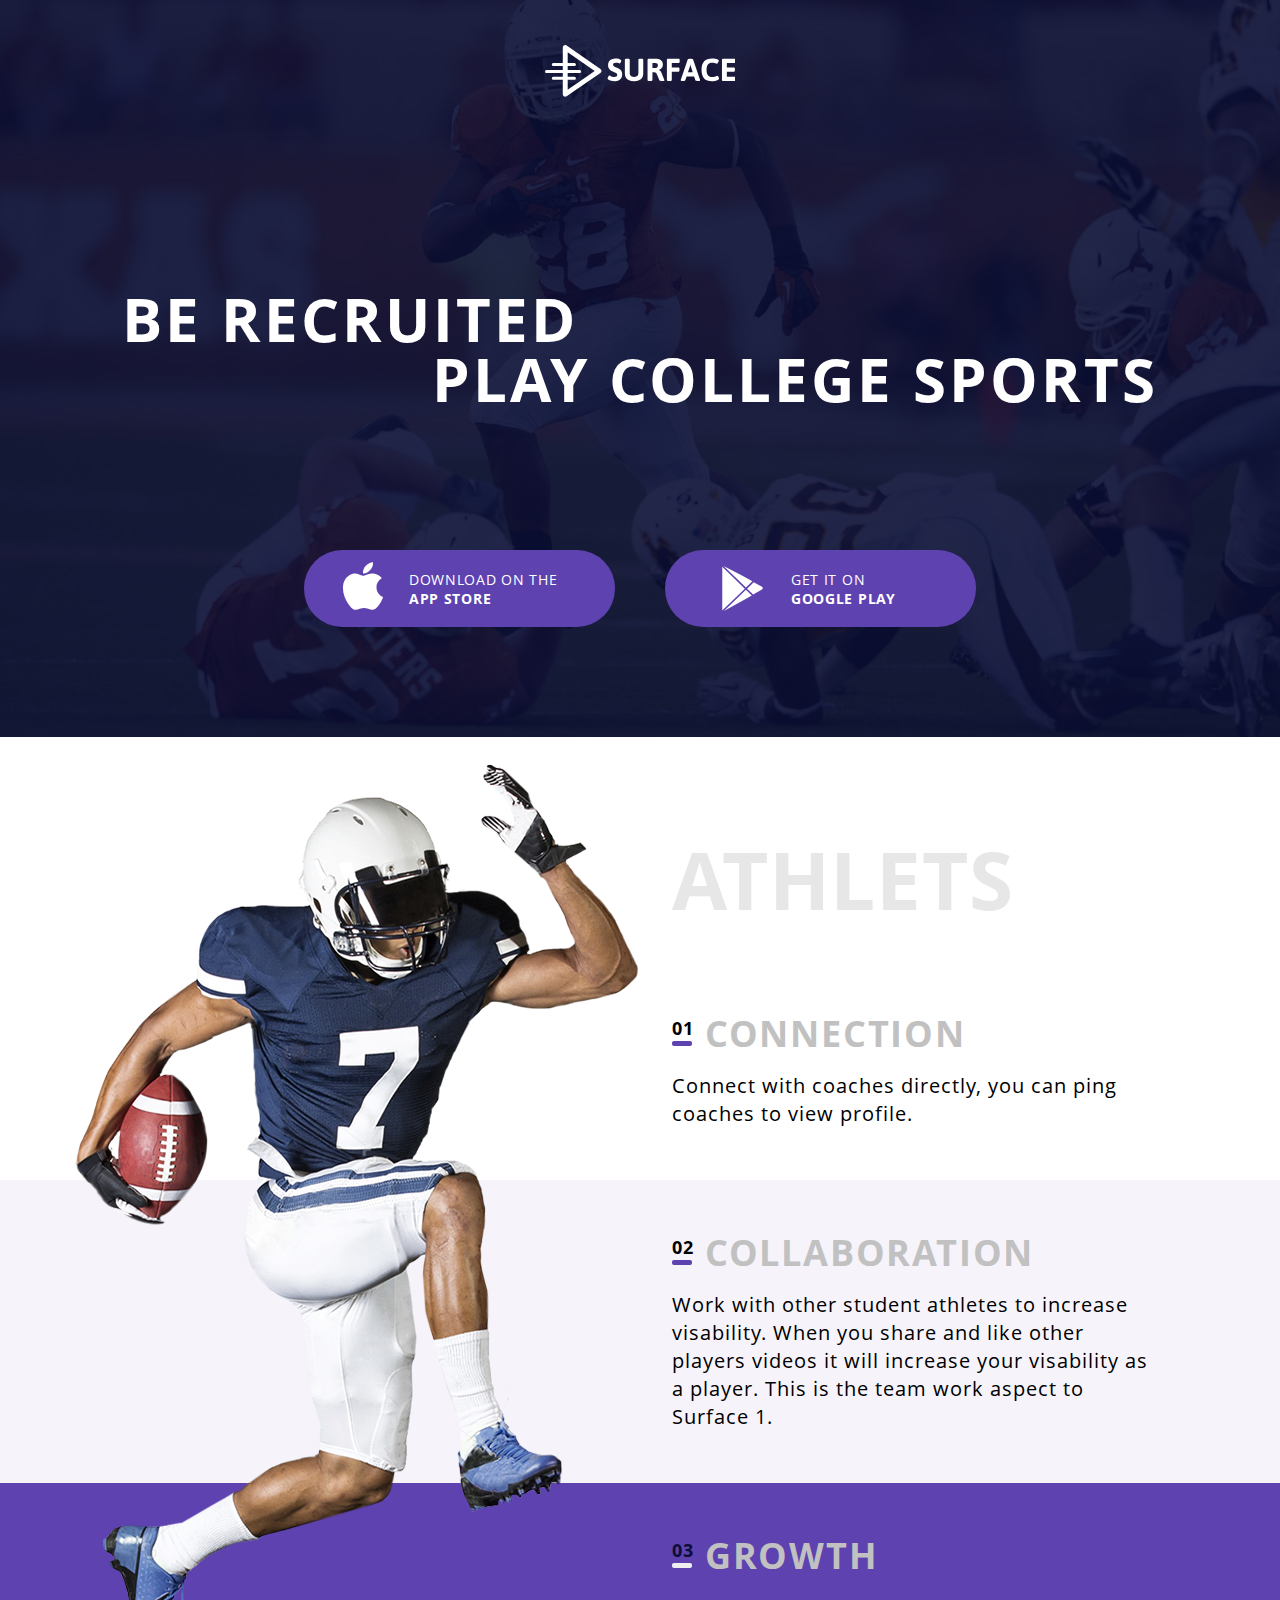
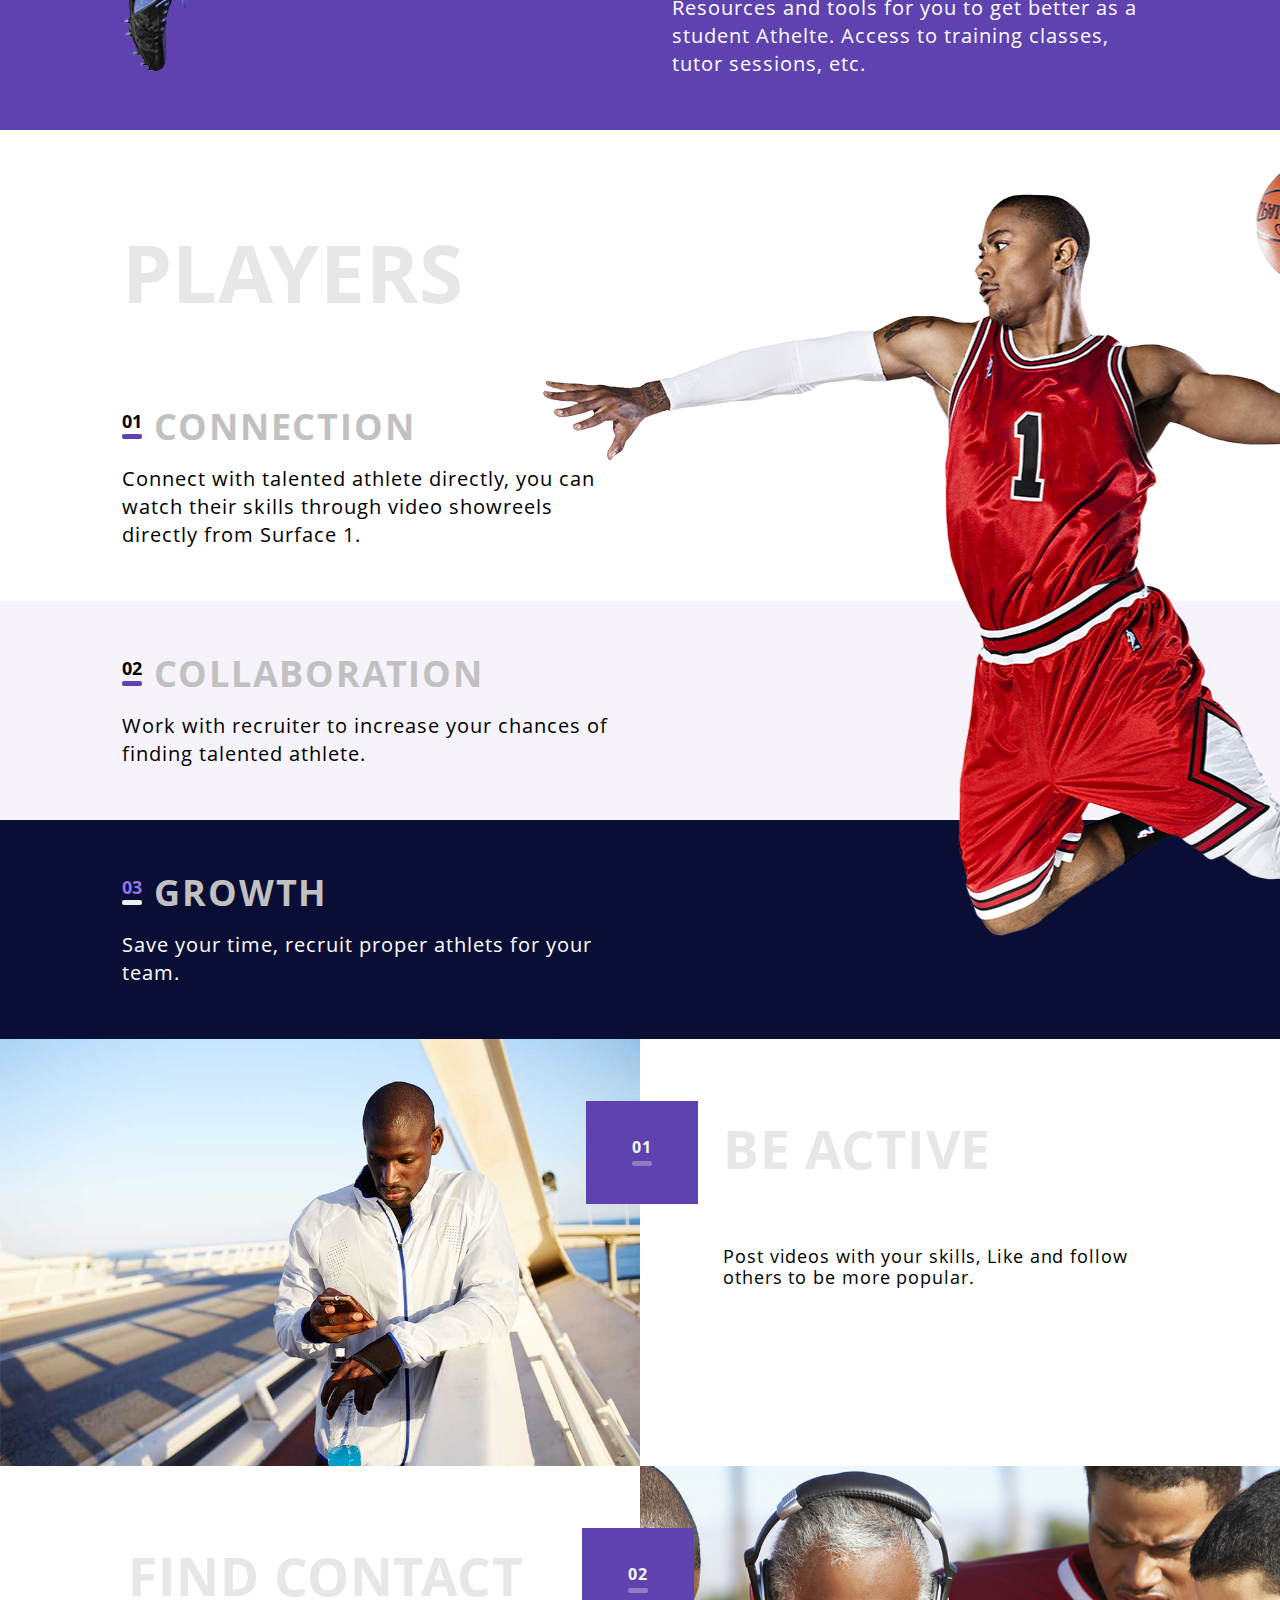
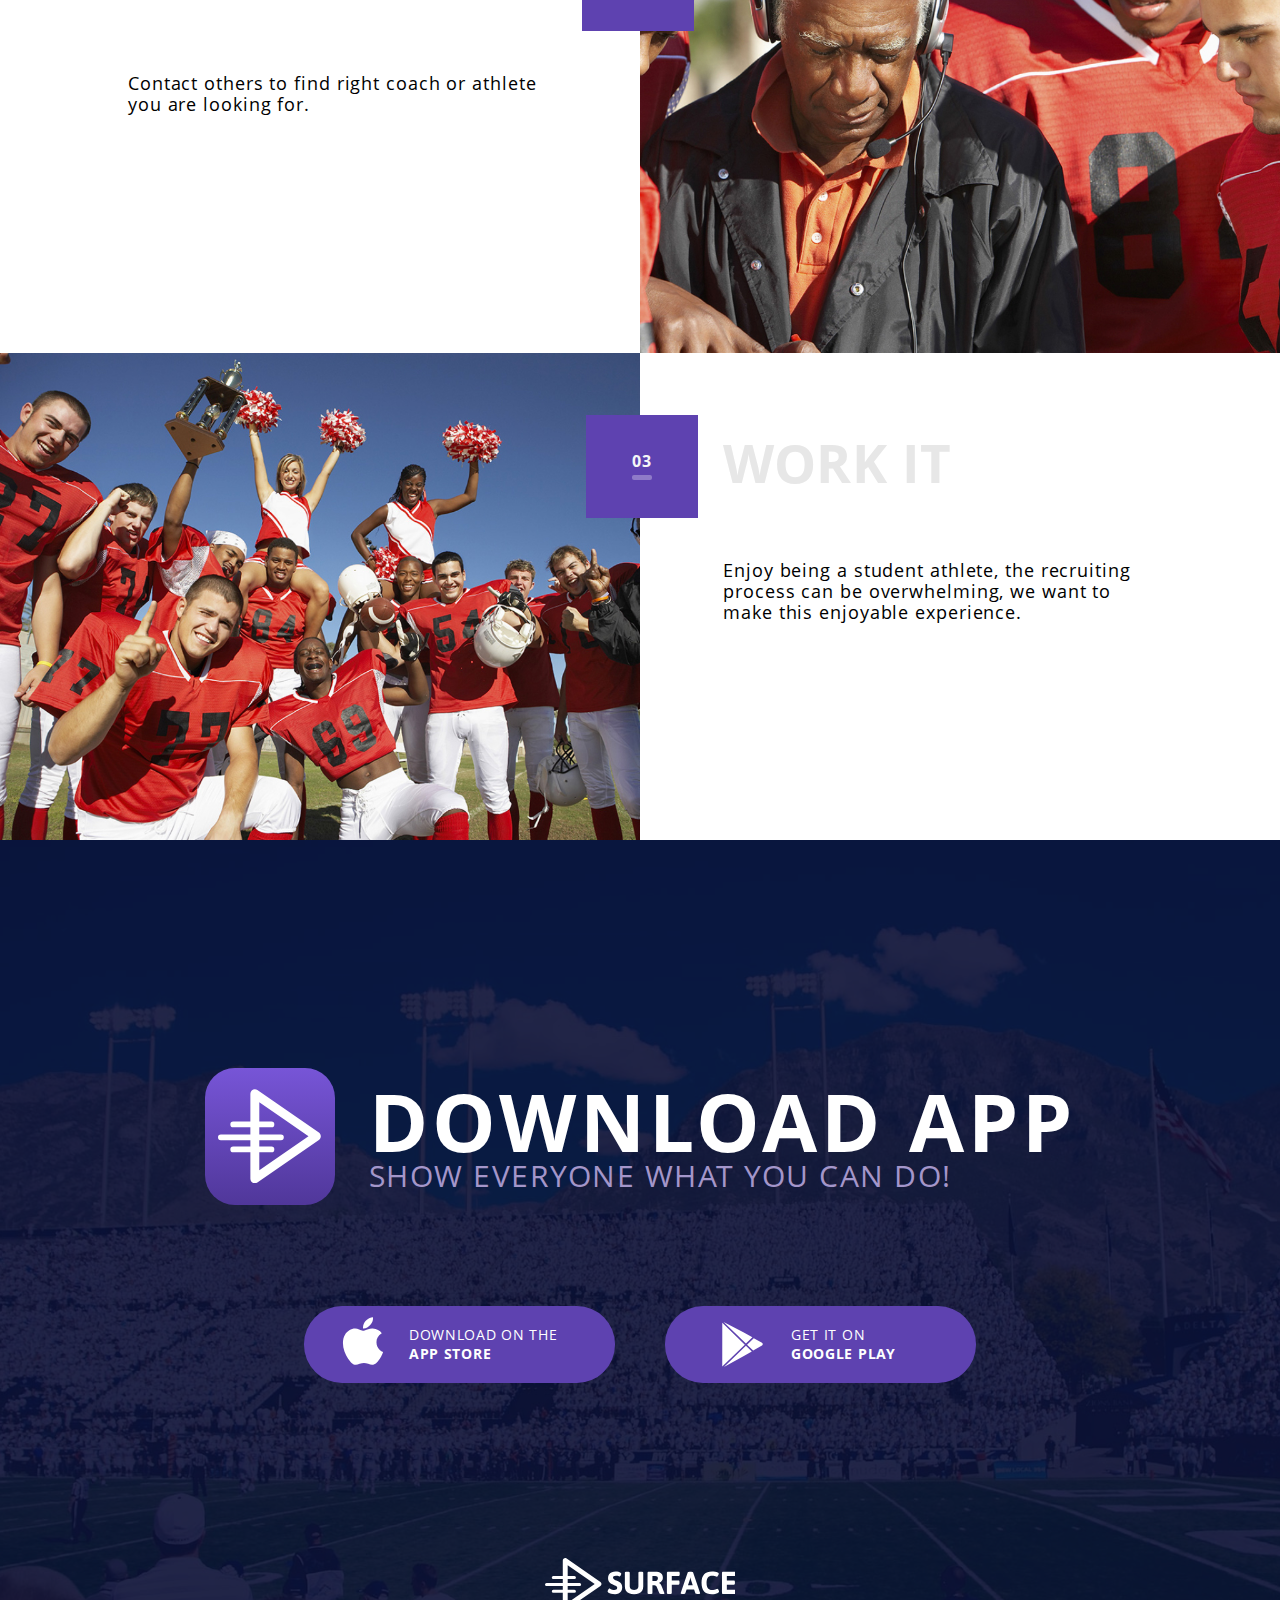
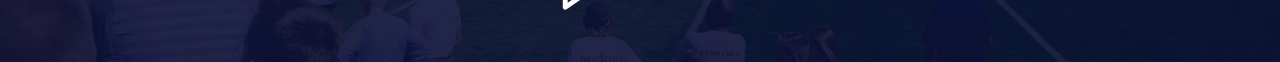
<file: index.html>
<!DOCTYPE html>
<html lang="en">

<head>
  <meta charset="utf-8">
  <meta name="viewport" content="width=device-width, initial-scale=1.0, user-scalable=no">
  <title>Surface</title>
  <link rel="stylesheet" href="css/style.css">
  <link href="images/favicon.png" rel="shortcut icon">
</head>

<body>
  <header class="main-header">
    <div class="main-header-container">
      <div class="logo-text-wrapper">
        <svg class="logo-text" xmlns="http://www.w3.org/2000/svg" viewBox="0 0 972 264">
          <g fill-rule="evenodd">
            <g fill-rule="nonzero" stroke-linecap="round" stroke-linejoin="round">
              <path d="M115.5 36.848v190.304L253.03 132 115.5 36.848zM282.112 142.28l-172 119c-8.29 5.736-19.612-.198-19.612-10.28V13c0-10.082 11.321-16.016 19.612-10.28l172 119c7.184 4.97 7.184 15.59 0 20.56z" />
              <path d="M42.5 107h107a8 8 0 1 0 0-16h-107a8 8 0 1 0 0 16zm0 70h107a8 8 0 1 0 0-16h-107a8 8 0 1 0 0 16zM8 143h168a8 8 0 1 0 0-16H8a8 8 0 1 0 0 16z" />
            </g>
            <path d="M356.505 184.362c-7.63 0-14.335-.772-20.117-2.316-5.782-1.544-10.202-3.436-13.26-5.676-3.057-2.24-4.586-4.36-4.586-6.357 0-1.575.59-3.512 1.77-5.813 1.182-2.3 2.59-4.283 4.224-5.95 1.635-1.664 2.997-2.496 4.087-2.496.666 0 2.09.575 4.27 1.725 3.268 1.695 6.37 3.057 9.308 4.086 2.937 1.03 6.313 1.544 10.127 1.544 4.238 0 7.826-.832 10.762-2.497 2.936-1.665 4.404-4.587 4.404-8.764 0-2.423-.757-4.512-2.27-6.268-1.514-1.756-3.452-3.24-5.813-4.45-2.36-1.21-5.57-2.634-9.626-4.27l-7.175-3.087c-4.36-2.12-8.1-4.45-11.217-6.993-3.118-2.543-5.66-5.903-7.63-10.08-1.967-4.18-2.95-9.295-2.95-15.35 0-7.386 1.816-13.532 5.45-18.436 3.632-4.904 8.354-8.507 14.167-10.808 5.812-2.3 12.048-3.45 18.71-3.45 5.448 0 10.382.56 14.802 1.68 4.42 1.12 7.887 2.557 10.4 4.313 2.512 1.757 3.768 3.513 3.768 5.27 0 1.452-.47 3.314-1.407 5.584-.94 2.27-2.104 4.254-3.497 5.95-1.393 1.694-2.694 2.542-3.905 2.542-.544 0-1.513-.303-2.905-.908a51.939 51.939 0 0 0-6.767-2.225c-2.27-.575-5.04-.863-8.31-.863-5.63 0-9.536.893-11.715 2.68-2.18 1.785-3.27 3.89-3.27 6.31 0 2.786.742 5.117 2.225 6.994 1.484 1.877 3.36 3.42 5.63 4.632 2.27 1.21 5.435 2.604 9.492 4.178 6.115 2.603 11.11 5.07 14.985 7.402 3.875 2.33 7.22 5.676 10.036 10.035 2.816 4.36 4.224 9.93 4.224 16.712 0 8.295-1.74 15.092-5.222 20.39-3.482 5.297-7.962 9.127-13.442 11.488-5.48 2.362-11.398 3.542-17.755 3.542h-.002zm96.724 0c-9.81 0-18.21-1.544-25.204-4.632-6.993-3.087-12.337-7.553-16.03-13.396-3.693-5.842-5.54-12.88-5.54-21.115V74.832c0-1.756.787-3.073 2.36-3.95 1.576-.88 4.028-1.318 7.358-1.318h5.45c3.33 0 5.766.44 7.31 1.317 1.544.878 2.316 2.195 2.316 3.95v68.752c0 3.754.923 7.114 2.77 10.08 1.847 2.968 4.435 5.284 7.765 6.95 3.33 1.664 7.145 2.496 11.444 2.496 4.297 0 8.127-.832 11.487-2.497 3.36-1.665 5.98-3.98 7.856-6.948 1.877-2.967 2.816-6.327 2.816-10.08V74.832c0-1.756.77-3.073 2.315-3.95 1.544-.88 3.98-1.318 7.31-1.318h5.36c3.33 0 5.766.44 7.31 1.317 1.544.878 2.316 2.195 2.316 3.95v70.387c0 8.233-1.846 15.272-5.54 21.114-3.692 5.843-9.036 10.31-16.03 13.396-6.992 3.088-15.393 4.632-25.2 4.632l.001.002zm78.376-1.09c-6.478 0-9.717-1.695-9.717-5.085V76.377c0-2.24.513-3.86 1.543-4.86 1.03-.998 2.664-1.497 4.904-1.497h31.515c26.76 0 40.142 10.08 40.142 30.243 0 6.115-1.71 11.382-5.13 15.802-3.422 4.42-8.01 7.72-13.76 9.9v.636c1.998.848 4.102 2.665 6.312 5.45s3.98 5.933 5.313 9.445l14.257 35.51c.485 1.454.727 2.483.727 3.09 0 2.118-3.21 3.177-9.627 3.177h-6.63c-5.39 0-8.507-1.12-9.354-3.36l-12.806-31.515c-1.21-2.42-2.377-4.298-3.497-5.63-1.12-1.332-2.68-2.347-4.677-3.043-1.998-.696-4.692-1.044-8.083-1.044h-6.267v39.507c0 3.39-3.24 5.085-9.717 5.085h-5.45l.002-.001zm30.425-66.026c2.18 0 4.24-.62 6.177-1.862 1.938-1.24 3.48-2.92 4.632-5.04 1.15-2.12 1.724-4.45 1.724-6.993 0-3.753-1.226-6.735-3.678-8.945s-5.767-3.315-9.945-3.315h-14.167v26.156h15.258l-.001-.001zm68.116 66.026c-6.478 0-9.717-1.695-9.717-5.085V76.377c0-2.24.513-3.86 1.543-4.86 1.03-.998 2.664-1.497 4.904-1.497h53.947c1.696 0 2.922.635 3.678 1.907.757 1.27 1.136 3.33 1.136 6.176v4.904c0 2.846-.38 4.904-1.136 6.176-.756 1.27-1.982 1.907-3.678 1.907h-35.51v23.613h34.33c1.695 0 2.936.636 3.723 1.907.787 1.272 1.18 3.3 1.18 6.085v4.995c0 2.846-.393 4.92-1.18 6.222-.787 1.3-2.028 1.952-3.723 1.952h-34.33v42.323c0 3.39-3.24 5.085-9.718 5.085h-5.45.001zm70.205 0c-6.6 0-9.9-1.18-9.9-3.542 0-.666.213-1.634.637-2.906l35.6-103.807c.85-2.3 3.907-3.452 9.174-3.452h8.357c5.267 0 8.325 1.15 9.173 3.452l35.6 103.807c.304 1.21.455 2.18.455 2.906 0 1.21-.65 2.104-1.952 2.68-1.302.575-3.346.862-6.13.862h-7.085c-2.543 0-4.586-.257-6.13-.772-1.544-.514-2.498-1.377-2.86-2.588l-6.54-19.708h-38.054l-6.54 19.708c-.665 2.24-3.147 3.36-7.446 3.36h-6.359zm51.496-44.41l-9.173-28.7c-.545-1.453-1.014-3.118-1.408-4.995a182.088 182.088 0 0 1-1.044-5.358h-.635l-.363 1.997c-.606 3.572-1.302 6.357-2.09 8.355l-9.535 28.7h24.25l-.002.001zm97.995 45.5c-18.163 0-31.56-4.722-40.187-14.168-8.628-9.445-12.942-24.127-12.942-44.048 0-38.326 17.983-57.49 53.948-57.49 4.905 0 9.99.486 15.258 1.454 5.268.97 9.672 2.316 13.214 4.042 3.542 1.725 5.313 3.648 5.313 5.767 0 1.513-.605 3.496-1.816 5.948-1.21 2.452-2.65 4.616-4.314 6.493-1.665 1.878-3.133 2.817-4.405 2.817-.303 0-1.12-.303-2.452-.908a67.092 67.092 0 0 0-9.127-3.044c-3.18-.817-7.222-1.226-12.126-1.226-9.506 0-16.544 3.012-21.116 9.037-4.57 6.024-6.857 15.12-6.857 27.29s2.302 21.344 6.904 27.52c4.6 6.175 11.504 9.263 20.707 9.263 4.784 0 8.947-.484 12.49-1.453 3.54-.97 7.007-2.21 10.398-3.723.18-.06.726-.288 1.634-.682.91-.393 1.575-.59 1.998-.59 1.575 0 3.088.923 4.54 2.77 1.454 1.847 2.635 3.936 3.543 6.267.91 2.33 1.363 4.01 1.363 5.04 0 2.966-1.983 5.48-5.95 7.537-3.965 2.06-8.748 3.588-14.35 4.587-5.6 1-10.82 1.498-15.665 1.498l-.003.002zM907.06 183c-2.24 0-3.875-.515-4.905-1.544-1.03-1.03-1.544-2.664-1.544-4.904V76.377c0-2.24.514-3.86 1.543-4.86 1.03-.998 2.664-1.497 4.905-1.497h59.124c1.695 0 2.92.635 3.678 1.907.757 1.27 1.135 3.33 1.135 6.176v4.904c0 2.846-.378 4.904-1.135 6.176-.757 1.27-1.983 1.907-3.678 1.907h-40.688v23.43h36.328c1.696 0 2.922.637 3.678 1.91.757 1.27 1.136 3.33 1.136 6.174v4.996c0 2.845-.38 4.904-1.136 6.175-.756 1.272-1.982 1.908-3.678 1.908h-36.328v26.156h40.778c1.696 0 2.922.635 3.68 1.906.756 1.272 1.134 3.3 1.134 6.085v5.087c0 2.846-.378 4.904-1.135 6.176-.756 1.27-1.982 1.907-3.678 1.907H907.06z"
              fill-rule="nonzero" />
          </g>
        </svg>
      </div>
      <h1 class="main-title">
        Be recruited<br>
        <span class="main-title-second-line">Play college sports</span>
      </h1>

      <div class="app-links">
        <a class="app-link" href="#0">
          <svg class="app-icon app-store-icon" xmlns="http://www.w3.org/2000/svg" viewBox="0 0 170 170">
            <path d="M150.37 130.25c-2.45 5.66-5.35 10.87-8.71 15.66-4.58 6.53-8.33 11.05-11.22 13.56-4.48 4.12-9.28 6.23-14.42 6.35-3.69 0-8.14-1.05-13.32-3.18-5.197-2.12-9.973-3.17-14.34-3.17-4.58 0-9.492 1.05-14.746 3.17-5.262 2.13-9.5 3.24-12.742 3.35-4.93.21-9.842-1.96-14.746-6.52-3.13-2.73-7.045-7.41-11.735-14.04-5.03-7.08-9.168-15.29-12.41-24.65-3.47-10.11-5.21-19.9-5.21-29.378 0-10.857 2.346-20.22 7.045-28.068C27.508 57.03 32.42 52.06 38.57 48.41s12.793-5.51 19.948-5.63c3.915 0 9.05 1.21 15.43 3.59 6.36 2.39 10.446 3.6 12.237 3.6 1.34 0 5.877-1.416 13.57-4.24 7.275-2.617 13.415-3.7 18.445-3.274 13.63 1.1 23.87 6.473 30.68 16.153-12.19 7.385-18.22 17.73-18.1 31 .11 10.338 3.86 18.94 11.23 25.77 3.34 3.17 7.07 5.62 11.22 7.36-.9 2.61-1.85 5.11-2.86 7.51zM119.11 7.24c0 8.102-2.96 15.667-8.86 22.67-7.12 8.323-15.732 13.133-25.07 12.374-.12-.972-.19-1.995-.19-3.07 0-7.778 3.387-16.102 9.4-22.908 3.002-3.446 6.82-6.31 11.45-8.597 4.62-2.253 8.99-3.498 13.1-3.71.12 1.082.17 2.165.17 3.24z" />
          </svg>
          <div class="app-link-text">
            Download on the<br>
            <span class="app-name">App Store</span>
          </div>
        </a>

        <a class="app-link" href="#0">
          <svg class="app-icon google-play-icon" xmlns="http://www.w3.org/2000/svg" viewBox="0 0 505.499 505.499">
            <path d="M471.497 234.466l-92.082-53.135-75.733 73.208 69.215 66.907 98.6-56.91c5.43-3.133 8.677-8.756 8.677-15.03 0-6.275-3.245-11.898-8.677-15.04zM363.785 172.3l-101.332-58.497L40.375 0l250.828 242.47M44.063 505.5l218.77-120.512 94.435-54.515-66.065-63.87M25.56 9.815l-.236 489.67L278.72 254.534" />
          </svg>
          <div class="app-link-text">
            Get it on<br>
            <span class="app-name">Google Play</span>
          </div>
        </a>
      </div>
    </div>
  </header>

  <main class="main-content">
    <section class="athlets-section">
      <header class="benefits-title-wrapper">
        <h2 class="benefits-title">Athlets</h2>
      </header>
      <article class="benefits-article">
        <div class="benefits-article-wrapper">
          <div class="benefits-article-container">
            <header class="benefits-article-header">
              <div class="benefits-article-number">
                01
              </div>
              <h3 class="benefits-article-title">
                Connection
              </h3>
            </header>
            <div class="benefits-text-content">
              <p>
                Connect with coaches directly, you can ping coaches to view profile.
              </p>
            </div>
          </div>
        </div>
      </article>

      <article class="benefits-article">
        <div class="benefits-article-wrapper">
          <div class="benefits-article-container">
            <header class="benefits-article-header">
              <div class="benefits-article-number">
                02
              </div>
              <h3 class="benefits-article-title">
                Collaboration
              </h3>
            </header>
            <div class="benefits-text-content">
              <p>
                Work with other student athletes to increase visability. When you share and like other players 
                videos it will increase your visability as a player. This is the team work aspect to Surface&nbsp;1.
              </p>
            </div>
          </div>
        </div>
      </article>

      <article class="benefits-article">
        <div class="benefits-article-wrapper">
          <div class="benefits-article-container">
            <header class="benefits-article-header">
              <div class="benefits-article-number">
                03
              </div>
              <h3 class="benefits-article-title">
                Growth
              </h3>
            </header>
            <div class="benefits-text-content">
              <p>
                Resources and tools for you to get better as a student Athelte. Access to training classes, tutor 
                sessions, etc.
              </p>
            </div>
          </div>
        </div>
      </article>
    </section>

    <section class="players-section">
      <header class="benefits-title-wrapper">
        <h2 class="benefits-title">Players</h2>
      </header>
      <article class="benefits-article">
        <div class="benefits-article-wrapper">
          <div class="benefits-article-container">
            <header class="benefits-article-header">
              <div class="benefits-article-number">
                01
              </div>
              <h3 class="benefits-article-title">
                Connection
              </h3>
            </header>
            <div class="benefits-text-content">
              <p>
                Connect with talented athlete directly, you can watch their skills through video showreels 
                directly from Surface 1.
              </p>
            </div>
          </div>
        </div>
      </article>

      <article class="benefits-article">
        <div class="benefits-article-wrapper">
          <div class="benefits-article-container">
            <header class="benefits-article-header">
              <div class="benefits-article-number">
                02
              </div>
              <h3 class="benefits-article-title">
                Collaboration
              </h3>
            </header>
            <div class="benefits-text-content">
              <p>
                Work with recruiter to increase your chances of finding talented athlete.
              </p>
            </div>
          </div>
        </div>
      </article>

      <article class="benefits-article">
        <div class="benefits-article-wrapper">
          <div class="benefits-article-container">
            <header class="benefits-article-header">
              <div class="benefits-article-number">03</div>
              <h3 class="benefits-article-title">Growth</h3>
            </header>
            <div class="benefits-text-content">
              <p>
                Save your time, recruit proper athlets for your team.
              </p>
            </div>
          </div>
        </div>
      </article>
    </section>

    <section class="suggestions-section">
      <article class="suggestions-article">
        <div class="image-wrapper">
          <picture class="suggestions-picture">
            <source srcset="images/be-active_640.jpg" media="(max-width: 640px)">
            <source srcset="images/be-active_960.jpg" media="(min-width: 641px) and (max-width: 960px)">
            <source srcset="images/be-active_1024.jpg" media="(min-width: 961px)">
            <img src="images/be-active.jpg" alt="Find contact">
          </picture>
        </div>
        <div class="suggestions-content-wrapper">
          <div class="suggestions-content">
            <header class="suggestions-header">
              <div class="number-wrapper">
                <div class="number">
                  01
                </div>
              </div>
              <h2 class="suggestions-title">
                Be active
              </h2>
            </header>
            <div class="suggestions-text-content">
              <p>
                Post videos with your skills, Like and follow others to be more popular.
              </p>
            </div>
          </div>
        </div>
      </article>

      <article class="suggestions-article">
        <div class="image-wrapper">
          <picture class="suggestions-picture">
            <source srcset="images/find-contact_640.jpg" media="(max-width: 640px)">
            <source srcset="images/find-contact_960.jpg" media="(min-width: 641px) and (max-width: 960px)">
            <source srcset="images/find-contact_1024.jpg" media="(min-width: 961px)">
            <img class="suggestions-img" src="images/find-contact.jpg" alt="Find contact">
          </picture>
        </div>
        <div class="suggestions-content-wrapper">
          <div class="suggestions-content">
            <header class="suggestions-header">
              <div class="number-wrapper">
                <div class="number">
                  02
                </div>
              </div>
              <h2 class="suggestions-title">
                Find contact
              </h2>
            </header>
            <div class="suggestions-text-content">
              <p>
                Contact others to find right coach or athlete you are looking for.
              </p>
            </div>
          </div>
        </div>
      </article>

      <article class="suggestions-article">
        <div class="image-wrapper">
          <picture class="suggestions-picture">
            <source srcset="images/work-it_640.jpg" media="(max-width: 640px)">
            <source srcset="images/work-it_960.jpg" media="(min-width: 641px) and (max-width: 960px)">
            <source srcset="images/work-it_1024.jpg" media="(min-width: 961px)">
            <img src="images/work-it.jpg" alt="Find contact">
          </picture>
        </div>
        <div class="suggestions-content-wrapper">
          <div class="suggestions-content">
            <header class="suggestions-header">
              <div class="number-wrapper">
                <div class="number">
                  03
                </div>
              </div>
              <h2 class="suggestions-title">
                Work it
              </h2>
            </header>
            <div class="suggestions-text-content">
              <p>
                Enjoy being a student athlete, the recruiting process can be overwhelming, we want to make this 
                enjoyable experience.
              </p>
            </div>
          </div>
        </div>
      </article>
    </section>
  </main>

  <footer class="footer">
    <div class="footer-container">
      <header class="footer-header">
        <div class="logo-wrapper">
          <svg class="logo" xmlns="http://www.w3.org/2000/svg" viewBox="0 0 288 264">
            <g fill-rule="evenodd">
              <path d="M115.5 36.848v190.304L253.03 132 115.5 36.848zM282.112 142.28l-172 119c-8.29 5.736-19.612-.198-19.612-10.28V13c0-10.082 11.321-16.016 19.612-10.28l172 119c7.184 4.97 7.184 15.59 0 20.56z"
                fill-rule="nonzero" />
              <path d="M42.5 107h107a8 8 0 1 0 0-16h-107a8 8 0 1 0 0 16zm0 70h107a8 8 0 1 0 0-16h-107a8 8 0 1 0 0 16zM8 143h168a8 8 0 1 0 0-16H8a8 8 0 1 0 0 16z"
                fill-rule="nonzero" stroke-linecap="round" stroke-linejoin="round" />
            </g>
          </svg>
        </div>
        <div class="footer-text">
          <h2 class="footer-title">
            Download app
          </h2>
          <div class="footer-description">
            Show everyone what you can do!
          </div>
        </div>
      </header>

      <div class="app-links">
        <a class="app-link" href="#0">
          <svg class="app-icon app-store-icon" xmlns="http://www.w3.org/2000/svg" viewBox="0 0 170 170">
            <path d="M150.37 130.25c-2.45 5.66-5.35 10.87-8.71 15.66-4.58 6.53-8.33 11.05-11.22 13.56-4.48 4.12-9.28 6.23-14.42 6.35-3.69 0-8.14-1.05-13.32-3.18-5.197-2.12-9.973-3.17-14.34-3.17-4.58 0-9.492 1.05-14.746 3.17-5.262 2.13-9.5 3.24-12.742 3.35-4.93.21-9.842-1.96-14.746-6.52-3.13-2.73-7.045-7.41-11.735-14.04-5.03-7.08-9.168-15.29-12.41-24.65-3.47-10.11-5.21-19.9-5.21-29.378 0-10.857 2.346-20.22 7.045-28.068C27.508 57.03 32.42 52.06 38.57 48.41s12.793-5.51 19.948-5.63c3.915 0 9.05 1.21 15.43 3.59 6.36 2.39 10.446 3.6 12.237 3.6 1.34 0 5.877-1.416 13.57-4.24 7.275-2.617 13.415-3.7 18.445-3.274 13.63 1.1 23.87 6.473 30.68 16.153-12.19 7.385-18.22 17.73-18.1 31 .11 10.338 3.86 18.94 11.23 25.77 3.34 3.17 7.07 5.62 11.22 7.36-.9 2.61-1.85 5.11-2.86 7.51zM119.11 7.24c0 8.102-2.96 15.667-8.86 22.67-7.12 8.323-15.732 13.133-25.07 12.374-.12-.972-.19-1.995-.19-3.07 0-7.778 3.387-16.102 9.4-22.908 3.002-3.446 6.82-6.31 11.45-8.597 4.62-2.253 8.99-3.498 13.1-3.71.12 1.082.17 2.165.17 3.24z" />
          </svg>
          <div class="app-link-text">
            Download on the<br>
            <span class="app-name">App Store</span>
          </div>
        </a>

        <a class="app-link" href="#0">
          <svg class="app-icon google-play-icon" xmlns="http://www.w3.org/2000/svg" viewBox="0 0 505.499 505.499">
            <path
              d="M471.497 234.466l-92.082-53.135-75.733 73.208 69.215 66.907 98.6-56.91c5.43-3.133 8.677-8.756 8.677-15.03 0-6.275-3.245-11.898-8.677-15.04zM363.785 172.3l-101.332-58.497L40.375 0l250.828 242.47M44.063 505.5l218.77-120.512 94.435-54.515-66.065-63.87M25.56 9.815l-.236 489.67L278.72 254.534" />
          </svg>
          <div class="app-link-text">
            Get it on<br>
            <span class="app-name">Google Play</span>
          </div>
        </a>
      </div>

      <div class="logo-text-wrapper">
        <svg class="logo-text" xmlns="http://www.w3.org/2000/svg" viewBox="0 0 972 264">
          <g fill-rule="evenodd">
            <g fill-rule="nonzero" stroke-linecap="round" stroke-linejoin="round">
              <path d="M115.5 36.848v190.304L253.03 132 115.5 36.848zM282.112 142.28l-172 119c-8.29 5.736-19.612-.198-19.612-10.28V13c0-10.082 11.321-16.016 19.612-10.28l172 119c7.184 4.97 7.184 15.59 0 20.56z" />
              <path d="M42.5 107h107a8 8 0 1 0 0-16h-107a8 8 0 1 0 0 16zm0 70h107a8 8 0 1 0 0-16h-107a8 8 0 1 0 0 16zM8 143h168a8 8 0 1 0 0-16H8a8 8 0 1 0 0 16z" />
            </g>
            <path d="M356.505 184.362c-7.63 0-14.335-.772-20.117-2.316-5.782-1.544-10.202-3.436-13.26-5.676-3.057-2.24-4.586-4.36-4.586-6.357 0-1.575.59-3.512 1.77-5.813 1.182-2.3 2.59-4.283 4.224-5.95 1.635-1.664 2.997-2.496 4.087-2.496.666 0 2.09.575 4.27 1.725 3.268 1.695 6.37 3.057 9.308 4.086 2.937 1.03 6.313 1.544 10.127 1.544 4.238 0 7.826-.832 10.762-2.497 2.936-1.665 4.404-4.587 4.404-8.764 0-2.423-.757-4.512-2.27-6.268-1.514-1.756-3.452-3.24-5.813-4.45-2.36-1.21-5.57-2.634-9.626-4.27l-7.175-3.087c-4.36-2.12-8.1-4.45-11.217-6.993-3.118-2.543-5.66-5.903-7.63-10.08-1.967-4.18-2.95-9.295-2.95-15.35 0-7.386 1.816-13.532 5.45-18.436 3.632-4.904 8.354-8.507 14.167-10.808 5.812-2.3 12.048-3.45 18.71-3.45 5.448 0 10.382.56 14.802 1.68 4.42 1.12 7.887 2.557 10.4 4.313 2.512 1.757 3.768 3.513 3.768 5.27 0 1.452-.47 3.314-1.407 5.584-.94 2.27-2.104 4.254-3.497 5.95-1.393 1.694-2.694 2.542-3.905 2.542-.544 0-1.513-.303-2.905-.908a51.939 51.939 0 0 0-6.767-2.225c-2.27-.575-5.04-.863-8.31-.863-5.63 0-9.536.893-11.715 2.68-2.18 1.785-3.27 3.89-3.27 6.31 0 2.786.742 5.117 2.225 6.994 1.484 1.877 3.36 3.42 5.63 4.632 2.27 1.21 5.435 2.604 9.492 4.178 6.115 2.603 11.11 5.07 14.985 7.402 3.875 2.33 7.22 5.676 10.036 10.035 2.816 4.36 4.224 9.93 4.224 16.712 0 8.295-1.74 15.092-5.222 20.39-3.482 5.297-7.962 9.127-13.442 11.488-5.48 2.362-11.398 3.542-17.755 3.542h-.002zm96.724 0c-9.81 0-18.21-1.544-25.204-4.632-6.993-3.087-12.337-7.553-16.03-13.396-3.693-5.842-5.54-12.88-5.54-21.115V74.832c0-1.756.787-3.073 2.36-3.95 1.576-.88 4.028-1.318 7.358-1.318h5.45c3.33 0 5.766.44 7.31 1.317 1.544.878 2.316 2.195 2.316 3.95v68.752c0 3.754.923 7.114 2.77 10.08 1.847 2.968 4.435 5.284 7.765 6.95 3.33 1.664 7.145 2.496 11.444 2.496 4.297 0 8.127-.832 11.487-2.497 3.36-1.665 5.98-3.98 7.856-6.948 1.877-2.967 2.816-6.327 2.816-10.08V74.832c0-1.756.77-3.073 2.315-3.95 1.544-.88 3.98-1.318 7.31-1.318h5.36c3.33 0 5.766.44 7.31 1.317 1.544.878 2.316 2.195 2.316 3.95v70.387c0 8.233-1.846 15.272-5.54 21.114-3.692 5.843-9.036 10.31-16.03 13.396-6.992 3.088-15.393 4.632-25.2 4.632l.001.002zm78.376-1.09c-6.478 0-9.717-1.695-9.717-5.085V76.377c0-2.24.513-3.86 1.543-4.86 1.03-.998 2.664-1.497 4.904-1.497h31.515c26.76 0 40.142 10.08 40.142 30.243 0 6.115-1.71 11.382-5.13 15.802-3.422 4.42-8.01 7.72-13.76 9.9v.636c1.998.848 4.102 2.665 6.312 5.45s3.98 5.933 5.313 9.445l14.257 35.51c.485 1.454.727 2.483.727 3.09 0 2.118-3.21 3.177-9.627 3.177h-6.63c-5.39 0-8.507-1.12-9.354-3.36l-12.806-31.515c-1.21-2.42-2.377-4.298-3.497-5.63-1.12-1.332-2.68-2.347-4.677-3.043-1.998-.696-4.692-1.044-8.083-1.044h-6.267v39.507c0 3.39-3.24 5.085-9.717 5.085h-5.45l.002-.001zm30.425-66.026c2.18 0 4.24-.62 6.177-1.862 1.938-1.24 3.48-2.92 4.632-5.04 1.15-2.12 1.724-4.45 1.724-6.993 0-3.753-1.226-6.735-3.678-8.945s-5.767-3.315-9.945-3.315h-14.167v26.156h15.258l-.001-.001zm68.116 66.026c-6.478 0-9.717-1.695-9.717-5.085V76.377c0-2.24.513-3.86 1.543-4.86 1.03-.998 2.664-1.497 4.904-1.497h53.947c1.696 0 2.922.635 3.678 1.907.757 1.27 1.136 3.33 1.136 6.176v4.904c0 2.846-.38 4.904-1.136 6.176-.756 1.27-1.982 1.907-3.678 1.907h-35.51v23.613h34.33c1.695 0 2.936.636 3.723 1.907.787 1.272 1.18 3.3 1.18 6.085v4.995c0 2.846-.393 4.92-1.18 6.222-.787 1.3-2.028 1.952-3.723 1.952h-34.33v42.323c0 3.39-3.24 5.085-9.718 5.085h-5.45.001zm70.205 0c-6.6 0-9.9-1.18-9.9-3.542 0-.666.213-1.634.637-2.906l35.6-103.807c.85-2.3 3.907-3.452 9.174-3.452h8.357c5.267 0 8.325 1.15 9.173 3.452l35.6 103.807c.304 1.21.455 2.18.455 2.906 0 1.21-.65 2.104-1.952 2.68-1.302.575-3.346.862-6.13.862h-7.085c-2.543 0-4.586-.257-6.13-.772-1.544-.514-2.498-1.377-2.86-2.588l-6.54-19.708h-38.054l-6.54 19.708c-.665 2.24-3.147 3.36-7.446 3.36h-6.359zm51.496-44.41l-9.173-28.7c-.545-1.453-1.014-3.118-1.408-4.995a182.088 182.088 0 0 1-1.044-5.358h-.635l-.363 1.997c-.606 3.572-1.302 6.357-2.09 8.355l-9.535 28.7h24.25l-.002.001zm97.995 45.5c-18.163 0-31.56-4.722-40.187-14.168-8.628-9.445-12.942-24.127-12.942-44.048 0-38.326 17.983-57.49 53.948-57.49 4.905 0 9.99.486 15.258 1.454 5.268.97 9.672 2.316 13.214 4.042 3.542 1.725 5.313 3.648 5.313 5.767 0 1.513-.605 3.496-1.816 5.948-1.21 2.452-2.65 4.616-4.314 6.493-1.665 1.878-3.133 2.817-4.405 2.817-.303 0-1.12-.303-2.452-.908a67.092 67.092 0 0 0-9.127-3.044c-3.18-.817-7.222-1.226-12.126-1.226-9.506 0-16.544 3.012-21.116 9.037-4.57 6.024-6.857 15.12-6.857 27.29s2.302 21.344 6.904 27.52c4.6 6.175 11.504 9.263 20.707 9.263 4.784 0 8.947-.484 12.49-1.453 3.54-.97 7.007-2.21 10.398-3.723.18-.06.726-.288 1.634-.682.91-.393 1.575-.59 1.998-.59 1.575 0 3.088.923 4.54 2.77 1.454 1.847 2.635 3.936 3.543 6.267.91 2.33 1.363 4.01 1.363 5.04 0 2.966-1.983 5.48-5.95 7.537-3.965 2.06-8.748 3.588-14.35 4.587-5.6 1-10.82 1.498-15.665 1.498l-.003.002zM907.06 183c-2.24 0-3.875-.515-4.905-1.544-1.03-1.03-1.544-2.664-1.544-4.904V76.377c0-2.24.514-3.86 1.543-4.86 1.03-.998 2.664-1.497 4.905-1.497h59.124c1.695 0 2.92.635 3.678 1.907.757 1.27 1.135 3.33 1.135 6.176v4.904c0 2.846-.378 4.904-1.135 6.176-.757 1.27-1.983 1.907-3.678 1.907h-40.688v23.43h36.328c1.696 0 2.922.637 3.678 1.91.757 1.27 1.136 3.33 1.136 6.174v4.996c0 2.845-.38 4.904-1.136 6.175-.756 1.272-1.982 1.908-3.678 1.908h-36.328v26.156h40.778c1.696 0 2.922.635 3.68 1.906.756 1.272 1.134 3.3 1.134 6.085v5.087c0 2.846-.378 4.904-1.135 6.176-.756 1.27-1.982 1.907-3.678 1.907H907.06z"
              fill-rule="nonzero" />
          </g>
        </svg>
      </div>
    </div>
  </footer>

</body>
</html>
</file>
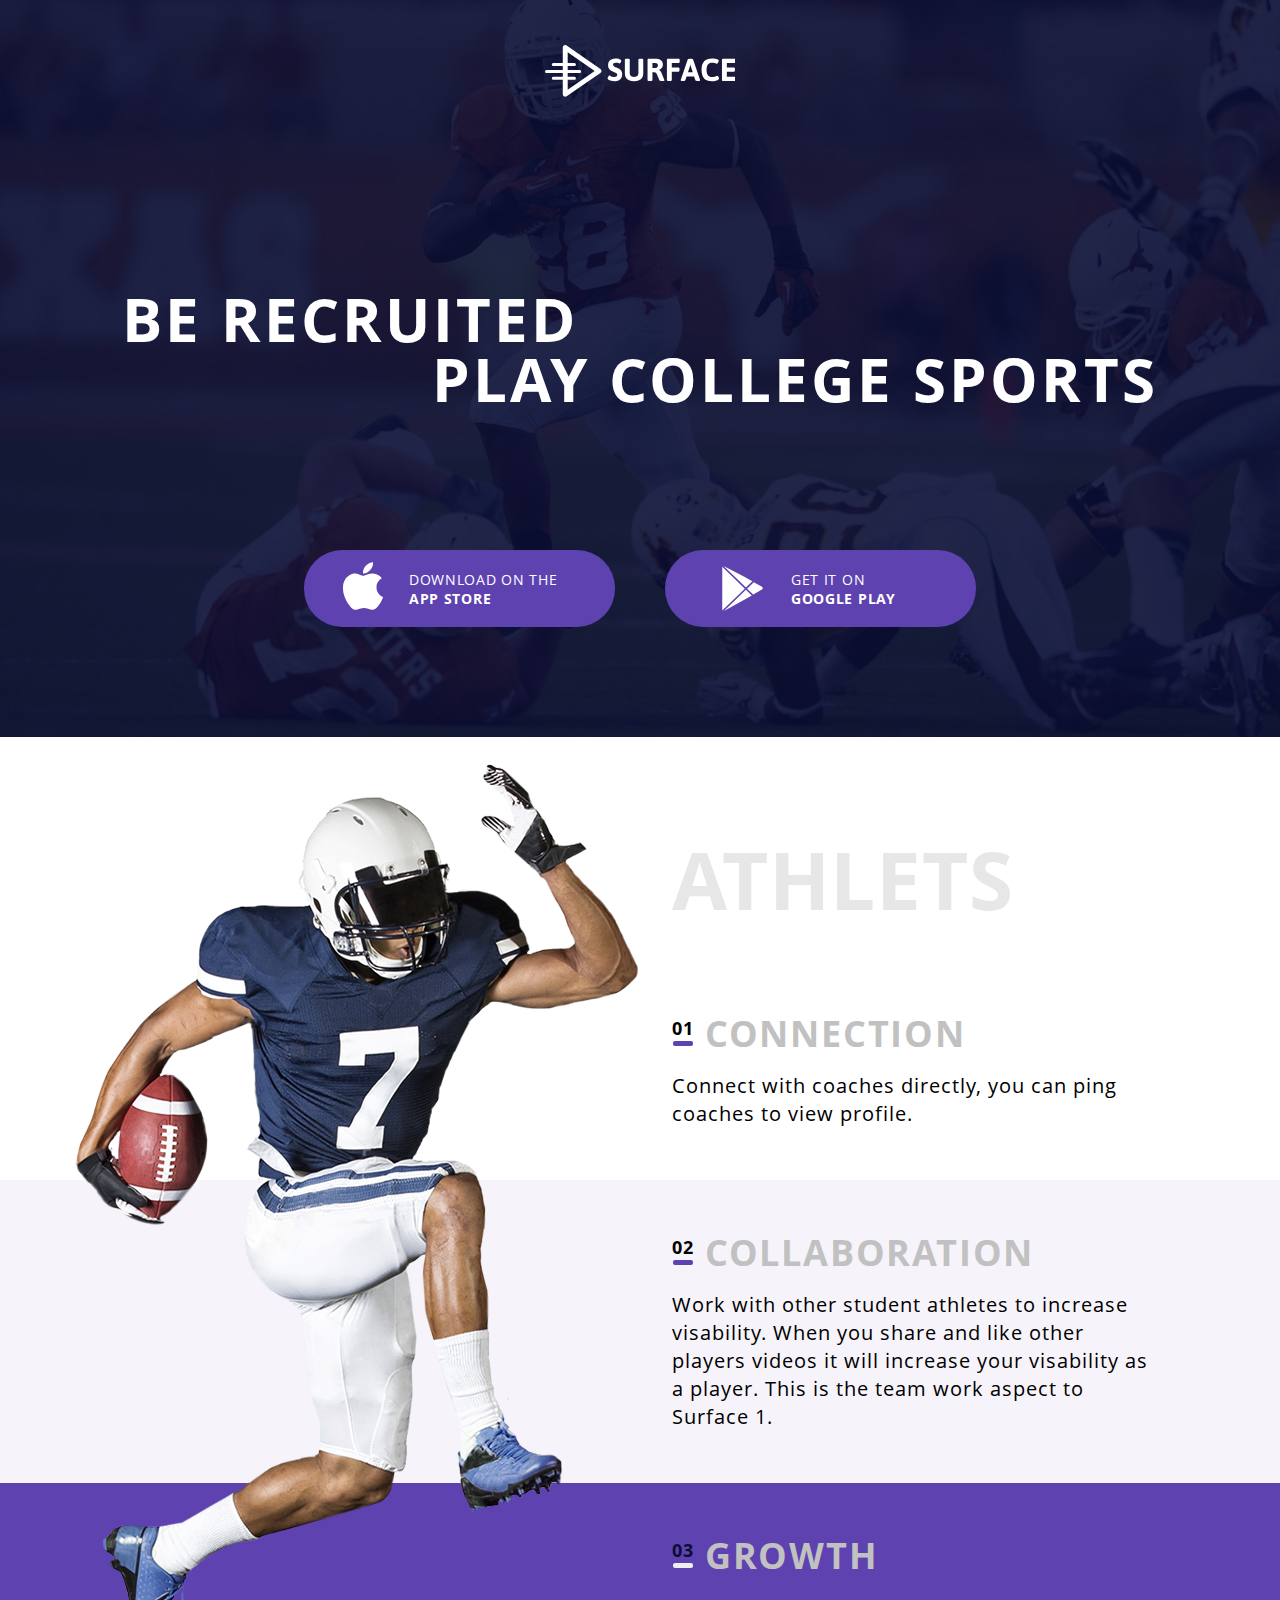
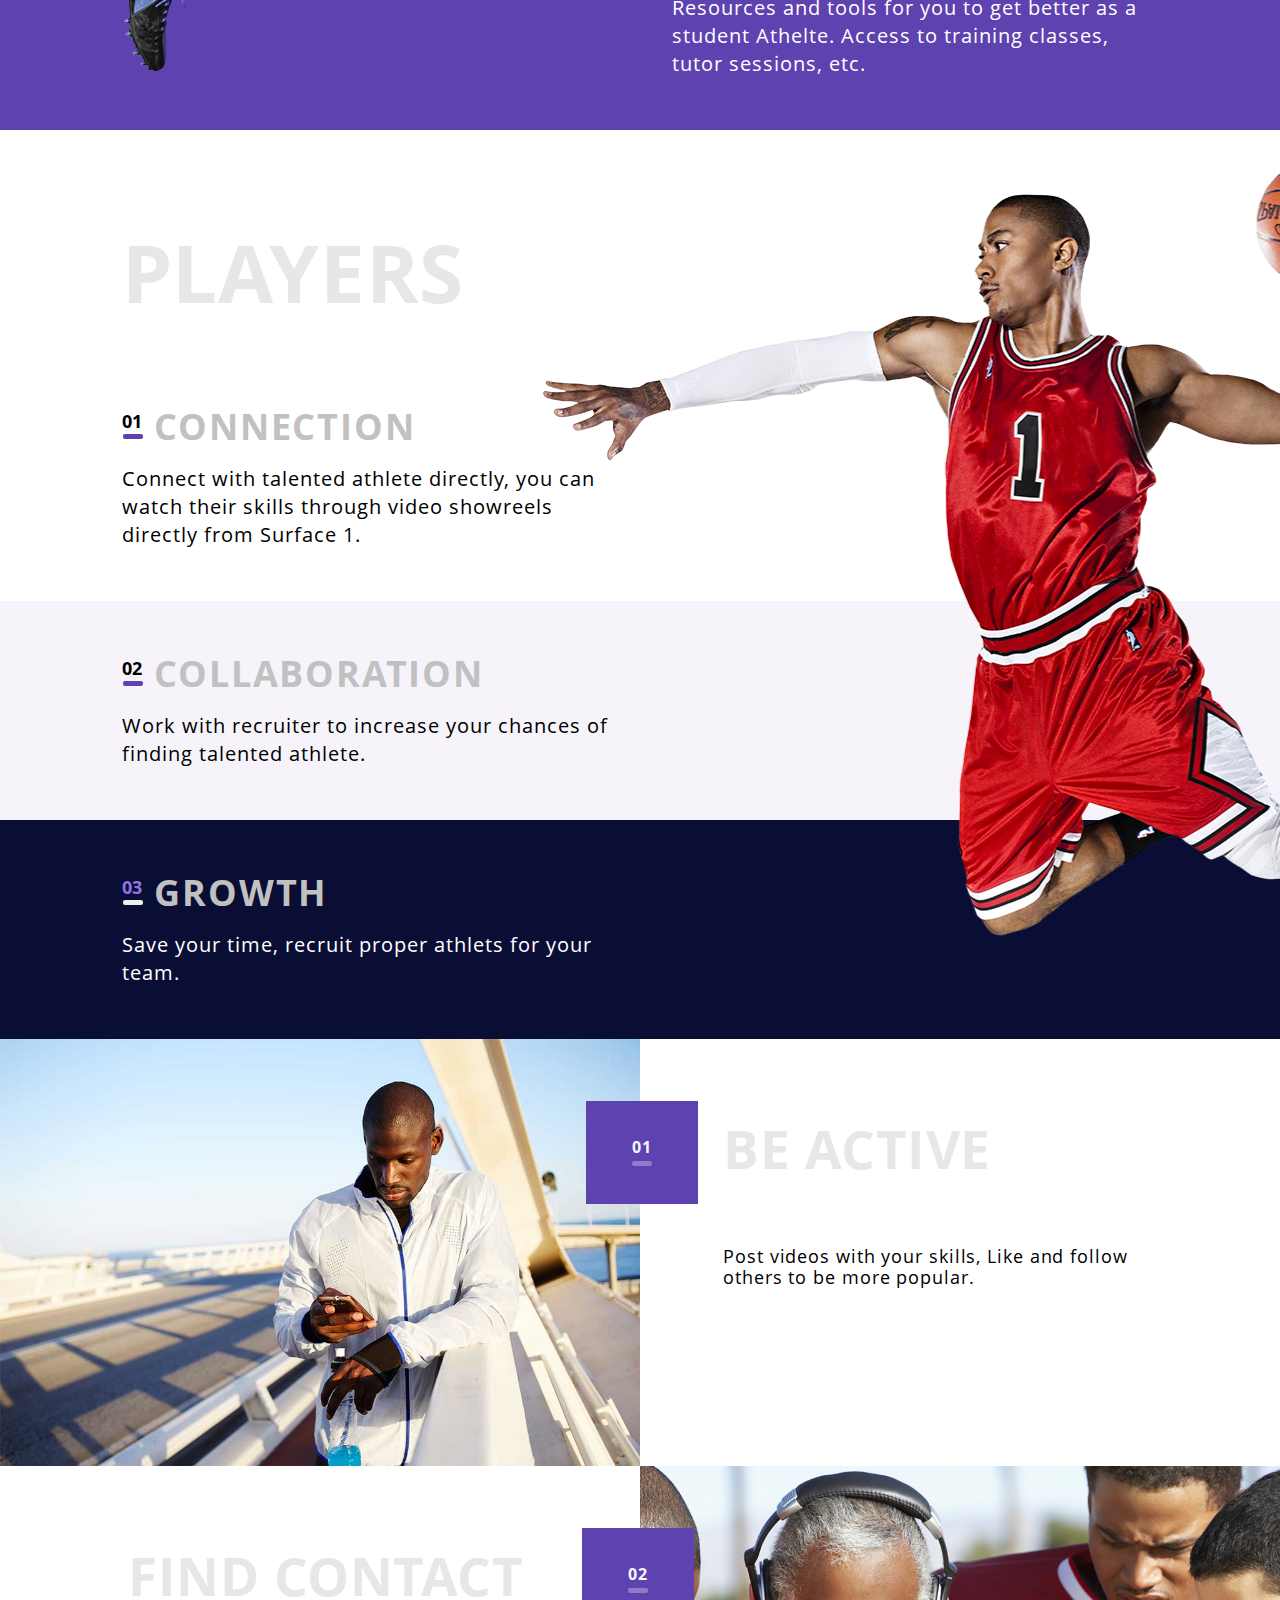
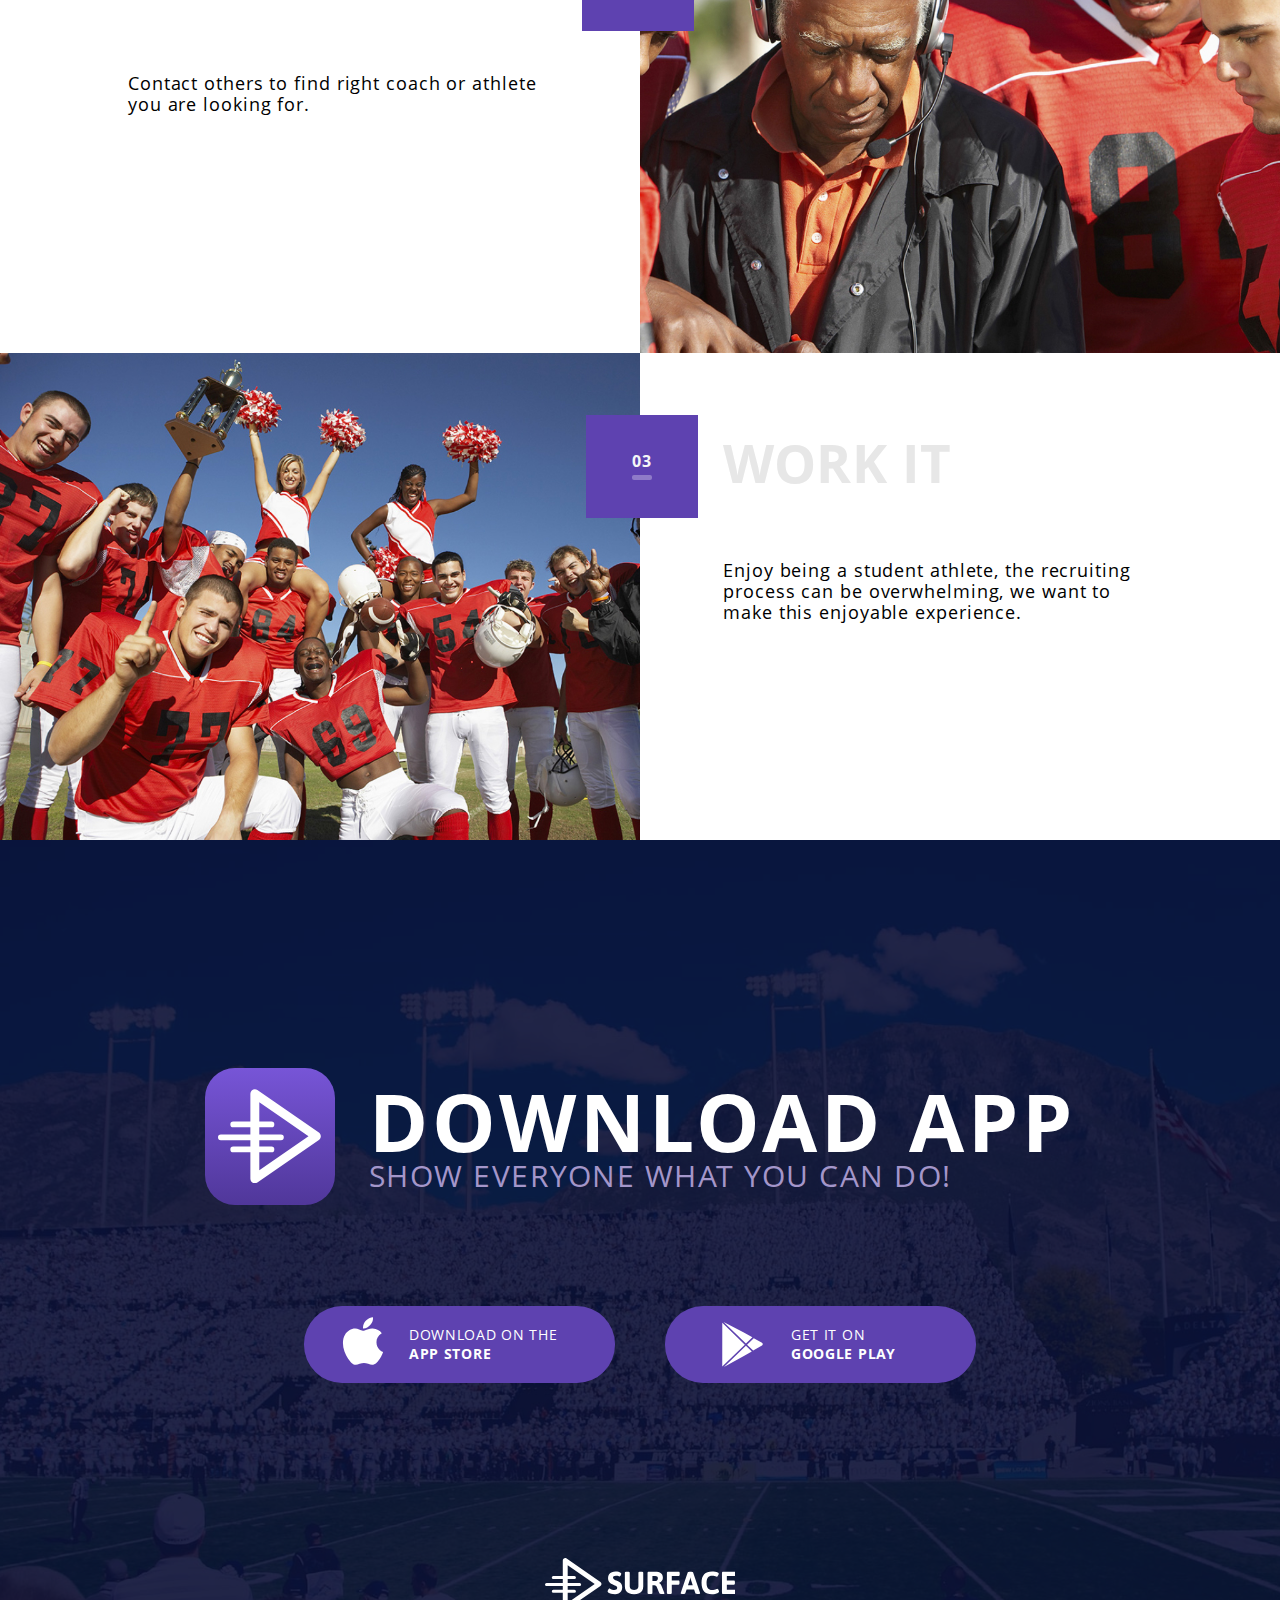
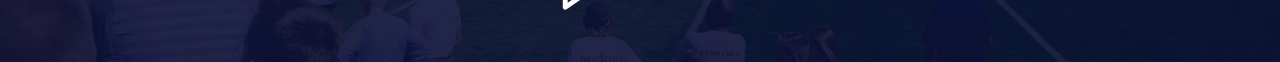
<file: accepted/index.html>
<!DOCTYPE html>
<html lang="en">

<head>
  <meta charset="utf-8">
  <meta name="viewport" content="width=device-width, initial-scale=1, minimum-scale=1, maximum-scale=1">
  <title>Surface</title>
  <link rel="stylesheet" href="css/style.css">
  <link href="images/favicon.png" rel="shortcut icon">
</head>

<body>
  <header class="main-header">
    <div class="main-header-container">
      <div class="logo-text-wrapper">
        <svg class="logo-text" xmlns="http://www.w3.org/2000/svg" viewBox="0 0 972 264">
          <g fill-rule="evenodd">
            <g fill-rule="nonzero" stroke-linecap="round" stroke-linejoin="round">
              <path d="M115.5 36.848v190.304L253.03 132 115.5 36.848zM282.112 142.28l-172 119c-8.29 5.736-19.612-.198-19.612-10.28V13c0-10.082 11.321-16.016 19.612-10.28l172 119c7.184 4.97 7.184 15.59 0 20.56z" />
              <path d="M42.5 107h107a8 8 0 1 0 0-16h-107a8 8 0 1 0 0 16zm0 70h107a8 8 0 1 0 0-16h-107a8 8 0 1 0 0 16zM8 143h168a8 8 0 1 0 0-16H8a8 8 0 1 0 0 16z" />
            </g>
            <path d="M356.505 184.362c-7.63 0-14.335-.772-20.117-2.316-5.782-1.544-10.202-3.436-13.26-5.676-3.057-2.24-4.586-4.36-4.586-6.357 0-1.575.59-3.512 1.77-5.813 1.182-2.3 2.59-4.283 4.224-5.95 1.635-1.664 2.997-2.496 4.087-2.496.666 0 2.09.575 4.27 1.725 3.268 1.695 6.37 3.057 9.308 4.086 2.937 1.03 6.313 1.544 10.127 1.544 4.238 0 7.826-.832 10.762-2.497 2.936-1.665 4.404-4.587 4.404-8.764 0-2.423-.757-4.512-2.27-6.268-1.514-1.756-3.452-3.24-5.813-4.45-2.36-1.21-5.57-2.634-9.626-4.27l-7.175-3.087c-4.36-2.12-8.1-4.45-11.217-6.993-3.118-2.543-5.66-5.903-7.63-10.08-1.967-4.18-2.95-9.295-2.95-15.35 0-7.386 1.816-13.532 5.45-18.436 3.632-4.904 8.354-8.507 14.167-10.808 5.812-2.3 12.048-3.45 18.71-3.45 5.448 0 10.382.56 14.802 1.68 4.42 1.12 7.887 2.557 10.4 4.313 2.512 1.757 3.768 3.513 3.768 5.27 0 1.452-.47 3.314-1.407 5.584-.94 2.27-2.104 4.254-3.497 5.95-1.393 1.694-2.694 2.542-3.905 2.542-.544 0-1.513-.303-2.905-.908a51.939 51.939 0 0 0-6.767-2.225c-2.27-.575-5.04-.863-8.31-.863-5.63 0-9.536.893-11.715 2.68-2.18 1.785-3.27 3.89-3.27 6.31 0 2.786.742 5.117 2.225 6.994 1.484 1.877 3.36 3.42 5.63 4.632 2.27 1.21 5.435 2.604 9.492 4.178 6.115 2.603 11.11 5.07 14.985 7.402 3.875 2.33 7.22 5.676 10.036 10.035 2.816 4.36 4.224 9.93 4.224 16.712 0 8.295-1.74 15.092-5.222 20.39-3.482 5.297-7.962 9.127-13.442 11.488-5.48 2.362-11.398 3.542-17.755 3.542h-.002zm96.724 0c-9.81 0-18.21-1.544-25.204-4.632-6.993-3.087-12.337-7.553-16.03-13.396-3.693-5.842-5.54-12.88-5.54-21.115V74.832c0-1.756.787-3.073 2.36-3.95 1.576-.88 4.028-1.318 7.358-1.318h5.45c3.33 0 5.766.44 7.31 1.317 1.544.878 2.316 2.195 2.316 3.95v68.752c0 3.754.923 7.114 2.77 10.08 1.847 2.968 4.435 5.284 7.765 6.95 3.33 1.664 7.145 2.496 11.444 2.496 4.297 0 8.127-.832 11.487-2.497 3.36-1.665 5.98-3.98 7.856-6.948 1.877-2.967 2.816-6.327 2.816-10.08V74.832c0-1.756.77-3.073 2.315-3.95 1.544-.88 3.98-1.318 7.31-1.318h5.36c3.33 0 5.766.44 7.31 1.317 1.544.878 2.316 2.195 2.316 3.95v70.387c0 8.233-1.846 15.272-5.54 21.114-3.692 5.843-9.036 10.31-16.03 13.396-6.992 3.088-15.393 4.632-25.2 4.632l.001.002zm78.376-1.09c-6.478 0-9.717-1.695-9.717-5.085V76.377c0-2.24.513-3.86 1.543-4.86 1.03-.998 2.664-1.497 4.904-1.497h31.515c26.76 0 40.142 10.08 40.142 30.243 0 6.115-1.71 11.382-5.13 15.802-3.422 4.42-8.01 7.72-13.76 9.9v.636c1.998.848 4.102 2.665 6.312 5.45s3.98 5.933 5.313 9.445l14.257 35.51c.485 1.454.727 2.483.727 3.09 0 2.118-3.21 3.177-9.627 3.177h-6.63c-5.39 0-8.507-1.12-9.354-3.36l-12.806-31.515c-1.21-2.42-2.377-4.298-3.497-5.63-1.12-1.332-2.68-2.347-4.677-3.043-1.998-.696-4.692-1.044-8.083-1.044h-6.267v39.507c0 3.39-3.24 5.085-9.717 5.085h-5.45l.002-.001zm30.425-66.026c2.18 0 4.24-.62 6.177-1.862 1.938-1.24 3.48-2.92 4.632-5.04 1.15-2.12 1.724-4.45 1.724-6.993 0-3.753-1.226-6.735-3.678-8.945s-5.767-3.315-9.945-3.315h-14.167v26.156h15.258l-.001-.001zm68.116 66.026c-6.478 0-9.717-1.695-9.717-5.085V76.377c0-2.24.513-3.86 1.543-4.86 1.03-.998 2.664-1.497 4.904-1.497h53.947c1.696 0 2.922.635 3.678 1.907.757 1.27 1.136 3.33 1.136 6.176v4.904c0 2.846-.38 4.904-1.136 6.176-.756 1.27-1.982 1.907-3.678 1.907h-35.51v23.613h34.33c1.695 0 2.936.636 3.723 1.907.787 1.272 1.18 3.3 1.18 6.085v4.995c0 2.846-.393 4.92-1.18 6.222-.787 1.3-2.028 1.952-3.723 1.952h-34.33v42.323c0 3.39-3.24 5.085-9.718 5.085h-5.45.001zm70.205 0c-6.6 0-9.9-1.18-9.9-3.542 0-.666.213-1.634.637-2.906l35.6-103.807c.85-2.3 3.907-3.452 9.174-3.452h8.357c5.267 0 8.325 1.15 9.173 3.452l35.6 103.807c.304 1.21.455 2.18.455 2.906 0 1.21-.65 2.104-1.952 2.68-1.302.575-3.346.862-6.13.862h-7.085c-2.543 0-4.586-.257-6.13-.772-1.544-.514-2.498-1.377-2.86-2.588l-6.54-19.708h-38.054l-6.54 19.708c-.665 2.24-3.147 3.36-7.446 3.36h-6.359zm51.496-44.41l-9.173-28.7c-.545-1.453-1.014-3.118-1.408-4.995a182.088 182.088 0 0 1-1.044-5.358h-.635l-.363 1.997c-.606 3.572-1.302 6.357-2.09 8.355l-9.535 28.7h24.25l-.002.001zm97.995 45.5c-18.163 0-31.56-4.722-40.187-14.168-8.628-9.445-12.942-24.127-12.942-44.048 0-38.326 17.983-57.49 53.948-57.49 4.905 0 9.99.486 15.258 1.454 5.268.97 9.672 2.316 13.214 4.042 3.542 1.725 5.313 3.648 5.313 5.767 0 1.513-.605 3.496-1.816 5.948-1.21 2.452-2.65 4.616-4.314 6.493-1.665 1.878-3.133 2.817-4.405 2.817-.303 0-1.12-.303-2.452-.908a67.092 67.092 0 0 0-9.127-3.044c-3.18-.817-7.222-1.226-12.126-1.226-9.506 0-16.544 3.012-21.116 9.037-4.57 6.024-6.857 15.12-6.857 27.29s2.302 21.344 6.904 27.52c4.6 6.175 11.504 9.263 20.707 9.263 4.784 0 8.947-.484 12.49-1.453 3.54-.97 7.007-2.21 10.398-3.723.18-.06.726-.288 1.634-.682.91-.393 1.575-.59 1.998-.59 1.575 0 3.088.923 4.54 2.77 1.454 1.847 2.635 3.936 3.543 6.267.91 2.33 1.363 4.01 1.363 5.04 0 2.966-1.983 5.48-5.95 7.537-3.965 2.06-8.748 3.588-14.35 4.587-5.6 1-10.82 1.498-15.665 1.498l-.003.002zM907.06 183c-2.24 0-3.875-.515-4.905-1.544-1.03-1.03-1.544-2.664-1.544-4.904V76.377c0-2.24.514-3.86 1.543-4.86 1.03-.998 2.664-1.497 4.905-1.497h59.124c1.695 0 2.92.635 3.678 1.907.757 1.27 1.135 3.33 1.135 6.176v4.904c0 2.846-.378 4.904-1.135 6.176-.757 1.27-1.983 1.907-3.678 1.907h-40.688v23.43h36.328c1.696 0 2.922.637 3.678 1.91.757 1.27 1.136 3.33 1.136 6.174v4.996c0 2.845-.38 4.904-1.136 6.175-.756 1.272-1.982 1.908-3.678 1.908h-36.328v26.156h40.778c1.696 0 2.922.635 3.68 1.906.756 1.272 1.134 3.3 1.134 6.085v5.087c0 2.846-.378 4.904-1.135 6.176-.756 1.27-1.982 1.907-3.678 1.907H907.06z"
              fill-rule="nonzero" />
          </g>
        </svg>
      </div>
      <h1 class="main-title">
        Be recruited
        <span class="main-title-second-line">Play college sports</span>
      </h1>

      <div class="app-links">
        <a class="app-link" href="#0" role="button">
          <svg class="app-icon app-store-icon" xmlns="http://www.w3.org/2000/svg" viewBox="0 0 170 170">
            <path d="M150.37 130.25c-2.45 5.66-5.35 10.87-8.71 15.66-4.58 6.53-8.33 11.05-11.22 13.56-4.48 4.12-9.28 6.23-14.42 6.35-3.69 0-8.14-1.05-13.32-3.18-5.197-2.12-9.973-3.17-14.34-3.17-4.58 0-9.492 1.05-14.746 3.17-5.262 2.13-9.5 3.24-12.742 3.35-4.93.21-9.842-1.96-14.746-6.52-3.13-2.73-7.045-7.41-11.735-14.04-5.03-7.08-9.168-15.29-12.41-24.65-3.47-10.11-5.21-19.9-5.21-29.378 0-10.857 2.346-20.22 7.045-28.068C27.508 57.03 32.42 52.06 38.57 48.41s12.793-5.51 19.948-5.63c3.915 0 9.05 1.21 15.43 3.59 6.36 2.39 10.446 3.6 12.237 3.6 1.34 0 5.877-1.416 13.57-4.24 7.275-2.617 13.415-3.7 18.445-3.274 13.63 1.1 23.87 6.473 30.68 16.153-12.19 7.385-18.22 17.73-18.1 31 .11 10.338 3.86 18.94 11.23 25.77 3.34 3.17 7.07 5.62 11.22 7.36-.9 2.61-1.85 5.11-2.86 7.51zM119.11 7.24c0 8.102-2.96 15.667-8.86 22.67-7.12 8.323-15.732 13.133-25.07 12.374-.12-.972-.19-1.995-.19-3.07 0-7.778 3.387-16.102 9.4-22.908 3.002-3.446 6.82-6.31 11.45-8.597 4.62-2.253 8.99-3.498 13.1-3.71.12 1.082.17 2.165.17 3.24z" />
          </svg>
          <div class="app-link-text">
            Download on the <span class="app-name">App Store</span>
          </div>
        </a>

        <a class="app-link" href="#0" role="button">
          <svg class="app-icon google-play-icon" xmlns="http://www.w3.org/2000/svg" viewBox="0 0 505.499 505.499">
            <path d="M471.497 234.466l-92.082-53.135-75.733 73.208 69.215 66.907 98.6-56.91c5.43-3.133 8.677-8.756 8.677-15.03 0-6.275-3.245-11.898-8.677-15.04zM363.785 172.3l-101.332-58.497L40.375 0l250.828 242.47M44.063 505.5l218.77-120.512 94.435-54.515-66.065-63.87M25.56 9.815l-.236 489.67L278.72 254.534" />
          </svg>
          <div class="app-link-text">
            Get it on <span class="app-name">Google Play</span>
          </div>
        </a>
      </div>
    </div>
  </header>

  <main class="main-content">
    <section class="athlets-section">
      <header class="benefits-title-wrapper">
        <h2 class="benefits-title">Athlets</h2>
      </header>
      <article class="benefits-article">
        <div class="benefits-article-wrapper">
          <div class="benefits-article-container">
            <header class="benefits-article-header">
              <div class="benefits-article-number">
                01
              </div>
              <h3 class="benefits-article-title">
                Connection
              </h3>
            </header>
            <div class="benefits-text-content">
              <p>
                Connect with coaches directly, you can ping coaches to view profile.
              </p>
            </div>
          </div>
        </div>
      </article>

      <article class="benefits-article">
        <div class="benefits-article-wrapper">
          <div class="benefits-article-container">
            <header class="benefits-article-header">
              <div class="benefits-article-number">
                02
              </div>
              <h3 class="benefits-article-title">
                Collaboration
              </h3>
            </header>
            <div class="benefits-text-content">
              <p>
                Work with other student athletes to increase visability. When you share and like other players 
                videos it will increase your visability as a player. This is the team work aspect to Surface&nbsp;1.
              </p>
            </div>
          </div>
        </div>
      </article>

      <article class="benefits-article">
        <div class="benefits-article-wrapper">
          <div class="benefits-article-container">
            <header class="benefits-article-header">
              <div class="benefits-article-number">
                03
              </div>
              <h3 class="benefits-article-title">
                Growth
              </h3>
            </header>
            <div class="benefits-text-content">
              <p>
                Resources and tools for you to get better as a student Athelte. Access to training classes, tutor 
                sessions, etc.
              </p>
            </div>
          </div>
        </div>
      </article>
    </section>

    <section class="players-section">
      <header class="benefits-title-wrapper">
        <h2 class="benefits-title">Players</h2>
      </header>
      <article class="benefits-article">
        <div class="benefits-article-wrapper">
          <div class="benefits-article-container">
            <header class="benefits-article-header">
              <div class="benefits-article-number">
                01
              </div>
              <h3 class="benefits-article-title">
                Connection
              </h3>
            </header>
            <div class="benefits-text-content">
              <p>
                Connect with talented athlete directly, you can watch their skills through video showreels 
                directly from Surface 1.
              </p>
            </div>
          </div>
        </div>
      </article>

      <article class="benefits-article">
        <div class="benefits-article-wrapper">
          <div class="benefits-article-container">
            <header class="benefits-article-header">
              <div class="benefits-article-number">
                02
              </div>
              <h3 class="benefits-article-title">
                Collaboration
              </h3>
            </header>
            <div class="benefits-text-content">
              <p>
                Work with recruiter to increase your chances of finding talented athlete.
              </p>
            </div>
          </div>
        </div>
      </article>

      <article class="benefits-article">
        <div class="benefits-article-wrapper">
          <div class="benefits-article-container">
            <header class="benefits-article-header">
              <div class="benefits-article-number">03</div>
              <h3 class="benefits-article-title">Growth</h3>
            </header>
            <div class="benefits-text-content">
              <p>
                Save your time, recruit proper athlets for your team.
              </p>
            </div>
          </div>
        </div>
      </article>
    </section>

    <section class="suggestions-section">
      <article class="suggestions-article">
        <div class="image-wrapper">
          <picture class="suggestions-picture">
            <source srcset="images/be-active_640.jpg" media="(max-width: 640px)">
            <source srcset="images/be-active_960.jpg" media="(min-width: 641px) and (max-width: 960px)">
            <source srcset="images/be-active_1024.jpg" media="(min-width: 961px)">
            <img src="images/be-active.jpg" alt="A guy looking at the phone">
          </picture>
        </div>
        <div class="suggestions-content-wrapper">
          <div class="suggestions-content">
            <header class="suggestions-header">
              <div class="number-wrapper">
                <div class="number">
                  01
                </div>
              </div>
              <h2 class="suggestions-title">
                Be active
              </h2>
            </header>
            <div class="suggestions-text-content">
              <p>
                Post videos with your skills, Like and follow others to be more popular.
              </p>
            </div>
          </div>
        </div>
      </article>

      <article class="suggestions-article">
        <div class="image-wrapper">
          <picture class="suggestions-picture">
            <source srcset="images/find-contact_640.jpg" media="(max-width: 640px)">
            <source srcset="images/find-contact_960.jpg" media="(min-width: 641px) and (max-width: 960px)">
            <source srcset="images/find-contact_1024.jpg" media="(min-width: 961px)">
            <img class="suggestions-img" src="images/find-contact.jpg" alt="Football coach with headphones">
          </picture>
        </div>
        <div class="suggestions-content-wrapper">
          <div class="suggestions-content">
            <header class="suggestions-header">
              <div class="number-wrapper">
                <div class="number">
                  02
                </div>
              </div>
              <h2 class="suggestions-title">
                Find contact
              </h2>
            </header>
            <div class="suggestions-text-content">
              <p>
                Contact others to find right coach or athlete you are looking for.
              </p>
            </div>
          </div>
        </div>
      </article>

      <article class="suggestions-article">
        <div class="image-wrapper">
          <picture class="suggestions-picture">
            <source srcset="images/work-it_640.jpg" media="(max-width: 640px)">
            <source srcset="images/work-it_960.jpg" media="(min-width: 641px) and (max-width: 960px)">
            <source srcset="images/work-it_1024.jpg" media="(min-width: 961px)">
            <img src="images/work-it.jpg" alt="Footballers and cheerleaders">
          </picture>
        </div>
        <div class="suggestions-content-wrapper">
          <div class="suggestions-content">
            <header class="suggestions-header">
              <div class="number-wrapper">
                <div class="number">
                  03
                </div>
              </div>
              <h2 class="suggestions-title">
                Work it
              </h2>
            </header>
            <div class="suggestions-text-content">
              <p>
                Enjoy being a student athlete, the recruiting process can be overwhelming, we want to make this 
                enjoyable experience.
              </p>
            </div>
          </div>
        </div>
      </article>
    </section>
  </main>

  <footer class="footer">
    <div class="footer-container">
      <div class="footer-header">
        <div class="logo-wrapper">
          <svg class="logo" xmlns="http://www.w3.org/2000/svg" viewBox="0 0 288 264">
            <g fill-rule="evenodd">
              <path d="M115.5 36.848v190.304L253.03 132 115.5 36.848zM282.112 142.28l-172 119c-8.29 5.736-19.612-.198-19.612-10.28V13c0-10.082 11.321-16.016 19.612-10.28l172 119c7.184 4.97 7.184 15.59 0 20.56z"
                fill-rule="nonzero" />
              <path d="M42.5 107h107a8 8 0 1 0 0-16h-107a8 8 0 1 0 0 16zm0 70h107a8 8 0 1 0 0-16h-107a8 8 0 1 0 0 16zM8 143h168a8 8 0 1 0 0-16H8a8 8 0 1 0 0 16z"
                fill-rule="nonzero" stroke-linecap="round" stroke-linejoin="round" />
            </g>
          </svg>
        </div>
        <h2 class="footer-title">
          Download app
          <span class="footer-title-second-line">Show everyone what you can do!</span>
        </h2>
      </div>

      <div class="app-links">
        <a class="app-link" href="#0" role="button">
          <svg class="app-icon app-store-icon" xmlns="http://www.w3.org/2000/svg" viewBox="0 0 170 170">
            <path d="M150.37 130.25c-2.45 5.66-5.35 10.87-8.71 15.66-4.58 6.53-8.33 11.05-11.22 13.56-4.48 4.12-9.28 6.23-14.42 6.35-3.69 0-8.14-1.05-13.32-3.18-5.197-2.12-9.973-3.17-14.34-3.17-4.58 0-9.492 1.05-14.746 3.17-5.262 2.13-9.5 3.24-12.742 3.35-4.93.21-9.842-1.96-14.746-6.52-3.13-2.73-7.045-7.41-11.735-14.04-5.03-7.08-9.168-15.29-12.41-24.65-3.47-10.11-5.21-19.9-5.21-29.378 0-10.857 2.346-20.22 7.045-28.068C27.508 57.03 32.42 52.06 38.57 48.41s12.793-5.51 19.948-5.63c3.915 0 9.05 1.21 15.43 3.59 6.36 2.39 10.446 3.6 12.237 3.6 1.34 0 5.877-1.416 13.57-4.24 7.275-2.617 13.415-3.7 18.445-3.274 13.63 1.1 23.87 6.473 30.68 16.153-12.19 7.385-18.22 17.73-18.1 31 .11 10.338 3.86 18.94 11.23 25.77 3.34 3.17 7.07 5.62 11.22 7.36-.9 2.61-1.85 5.11-2.86 7.51zM119.11 7.24c0 8.102-2.96 15.667-8.86 22.67-7.12 8.323-15.732 13.133-25.07 12.374-.12-.972-.19-1.995-.19-3.07 0-7.778 3.387-16.102 9.4-22.908 3.002-3.446 6.82-6.31 11.45-8.597 4.62-2.253 8.99-3.498 13.1-3.71.12 1.082.17 2.165.17 3.24z" />
          </svg>
          <div class="app-link-text">
            Download on the <span class="app-name">App Store</span>
          </div>
        </a>

        <a class="app-link" href="#0" role="button">
          <svg class="app-icon google-play-icon" xmlns="http://www.w3.org/2000/svg" viewBox="0 0 505.499 505.499">
            <path
              d="M471.497 234.466l-92.082-53.135-75.733 73.208 69.215 66.907 98.6-56.91c5.43-3.133 8.677-8.756 8.677-15.03 0-6.275-3.245-11.898-8.677-15.04zM363.785 172.3l-101.332-58.497L40.375 0l250.828 242.47M44.063 505.5l218.77-120.512 94.435-54.515-66.065-63.87M25.56 9.815l-.236 489.67L278.72 254.534" />
          </svg>
          <div class="app-link-text">
            Get it on <span class="app-name">Google Play</span>
          </div>
        </a>
      </div>

      <div class="logo-text-wrapper">
        <svg class="logo-text" xmlns="http://www.w3.org/2000/svg" viewBox="0 0 972 264">
          <g fill-rule="evenodd">
            <g fill-rule="nonzero" stroke-linecap="round" stroke-linejoin="round">
              <path d="M115.5 36.848v190.304L253.03 132 115.5 36.848zM282.112 142.28l-172 119c-8.29 5.736-19.612-.198-19.612-10.28V13c0-10.082 11.321-16.016 19.612-10.28l172 119c7.184 4.97 7.184 15.59 0 20.56z" />
              <path d="M42.5 107h107a8 8 0 1 0 0-16h-107a8 8 0 1 0 0 16zm0 70h107a8 8 0 1 0 0-16h-107a8 8 0 1 0 0 16zM8 143h168a8 8 0 1 0 0-16H8a8 8 0 1 0 0 16z" />
            </g>
            <path d="M356.505 184.362c-7.63 0-14.335-.772-20.117-2.316-5.782-1.544-10.202-3.436-13.26-5.676-3.057-2.24-4.586-4.36-4.586-6.357 0-1.575.59-3.512 1.77-5.813 1.182-2.3 2.59-4.283 4.224-5.95 1.635-1.664 2.997-2.496 4.087-2.496.666 0 2.09.575 4.27 1.725 3.268 1.695 6.37 3.057 9.308 4.086 2.937 1.03 6.313 1.544 10.127 1.544 4.238 0 7.826-.832 10.762-2.497 2.936-1.665 4.404-4.587 4.404-8.764 0-2.423-.757-4.512-2.27-6.268-1.514-1.756-3.452-3.24-5.813-4.45-2.36-1.21-5.57-2.634-9.626-4.27l-7.175-3.087c-4.36-2.12-8.1-4.45-11.217-6.993-3.118-2.543-5.66-5.903-7.63-10.08-1.967-4.18-2.95-9.295-2.95-15.35 0-7.386 1.816-13.532 5.45-18.436 3.632-4.904 8.354-8.507 14.167-10.808 5.812-2.3 12.048-3.45 18.71-3.45 5.448 0 10.382.56 14.802 1.68 4.42 1.12 7.887 2.557 10.4 4.313 2.512 1.757 3.768 3.513 3.768 5.27 0 1.452-.47 3.314-1.407 5.584-.94 2.27-2.104 4.254-3.497 5.95-1.393 1.694-2.694 2.542-3.905 2.542-.544 0-1.513-.303-2.905-.908a51.939 51.939 0 0 0-6.767-2.225c-2.27-.575-5.04-.863-8.31-.863-5.63 0-9.536.893-11.715 2.68-2.18 1.785-3.27 3.89-3.27 6.31 0 2.786.742 5.117 2.225 6.994 1.484 1.877 3.36 3.42 5.63 4.632 2.27 1.21 5.435 2.604 9.492 4.178 6.115 2.603 11.11 5.07 14.985 7.402 3.875 2.33 7.22 5.676 10.036 10.035 2.816 4.36 4.224 9.93 4.224 16.712 0 8.295-1.74 15.092-5.222 20.39-3.482 5.297-7.962 9.127-13.442 11.488-5.48 2.362-11.398 3.542-17.755 3.542h-.002zm96.724 0c-9.81 0-18.21-1.544-25.204-4.632-6.993-3.087-12.337-7.553-16.03-13.396-3.693-5.842-5.54-12.88-5.54-21.115V74.832c0-1.756.787-3.073 2.36-3.95 1.576-.88 4.028-1.318 7.358-1.318h5.45c3.33 0 5.766.44 7.31 1.317 1.544.878 2.316 2.195 2.316 3.95v68.752c0 3.754.923 7.114 2.77 10.08 1.847 2.968 4.435 5.284 7.765 6.95 3.33 1.664 7.145 2.496 11.444 2.496 4.297 0 8.127-.832 11.487-2.497 3.36-1.665 5.98-3.98 7.856-6.948 1.877-2.967 2.816-6.327 2.816-10.08V74.832c0-1.756.77-3.073 2.315-3.95 1.544-.88 3.98-1.318 7.31-1.318h5.36c3.33 0 5.766.44 7.31 1.317 1.544.878 2.316 2.195 2.316 3.95v70.387c0 8.233-1.846 15.272-5.54 21.114-3.692 5.843-9.036 10.31-16.03 13.396-6.992 3.088-15.393 4.632-25.2 4.632l.001.002zm78.376-1.09c-6.478 0-9.717-1.695-9.717-5.085V76.377c0-2.24.513-3.86 1.543-4.86 1.03-.998 2.664-1.497 4.904-1.497h31.515c26.76 0 40.142 10.08 40.142 30.243 0 6.115-1.71 11.382-5.13 15.802-3.422 4.42-8.01 7.72-13.76 9.9v.636c1.998.848 4.102 2.665 6.312 5.45s3.98 5.933 5.313 9.445l14.257 35.51c.485 1.454.727 2.483.727 3.09 0 2.118-3.21 3.177-9.627 3.177h-6.63c-5.39 0-8.507-1.12-9.354-3.36l-12.806-31.515c-1.21-2.42-2.377-4.298-3.497-5.63-1.12-1.332-2.68-2.347-4.677-3.043-1.998-.696-4.692-1.044-8.083-1.044h-6.267v39.507c0 3.39-3.24 5.085-9.717 5.085h-5.45l.002-.001zm30.425-66.026c2.18 0 4.24-.62 6.177-1.862 1.938-1.24 3.48-2.92 4.632-5.04 1.15-2.12 1.724-4.45 1.724-6.993 0-3.753-1.226-6.735-3.678-8.945s-5.767-3.315-9.945-3.315h-14.167v26.156h15.258l-.001-.001zm68.116 66.026c-6.478 0-9.717-1.695-9.717-5.085V76.377c0-2.24.513-3.86 1.543-4.86 1.03-.998 2.664-1.497 4.904-1.497h53.947c1.696 0 2.922.635 3.678 1.907.757 1.27 1.136 3.33 1.136 6.176v4.904c0 2.846-.38 4.904-1.136 6.176-.756 1.27-1.982 1.907-3.678 1.907h-35.51v23.613h34.33c1.695 0 2.936.636 3.723 1.907.787 1.272 1.18 3.3 1.18 6.085v4.995c0 2.846-.393 4.92-1.18 6.222-.787 1.3-2.028 1.952-3.723 1.952h-34.33v42.323c0 3.39-3.24 5.085-9.718 5.085h-5.45.001zm70.205 0c-6.6 0-9.9-1.18-9.9-3.542 0-.666.213-1.634.637-2.906l35.6-103.807c.85-2.3 3.907-3.452 9.174-3.452h8.357c5.267 0 8.325 1.15 9.173 3.452l35.6 103.807c.304 1.21.455 2.18.455 2.906 0 1.21-.65 2.104-1.952 2.68-1.302.575-3.346.862-6.13.862h-7.085c-2.543 0-4.586-.257-6.13-.772-1.544-.514-2.498-1.377-2.86-2.588l-6.54-19.708h-38.054l-6.54 19.708c-.665 2.24-3.147 3.36-7.446 3.36h-6.359zm51.496-44.41l-9.173-28.7c-.545-1.453-1.014-3.118-1.408-4.995a182.088 182.088 0 0 1-1.044-5.358h-.635l-.363 1.997c-.606 3.572-1.302 6.357-2.09 8.355l-9.535 28.7h24.25l-.002.001zm97.995 45.5c-18.163 0-31.56-4.722-40.187-14.168-8.628-9.445-12.942-24.127-12.942-44.048 0-38.326 17.983-57.49 53.948-57.49 4.905 0 9.99.486 15.258 1.454 5.268.97 9.672 2.316 13.214 4.042 3.542 1.725 5.313 3.648 5.313 5.767 0 1.513-.605 3.496-1.816 5.948-1.21 2.452-2.65 4.616-4.314 6.493-1.665 1.878-3.133 2.817-4.405 2.817-.303 0-1.12-.303-2.452-.908a67.092 67.092 0 0 0-9.127-3.044c-3.18-.817-7.222-1.226-12.126-1.226-9.506 0-16.544 3.012-21.116 9.037-4.57 6.024-6.857 15.12-6.857 27.29s2.302 21.344 6.904 27.52c4.6 6.175 11.504 9.263 20.707 9.263 4.784 0 8.947-.484 12.49-1.453 3.54-.97 7.007-2.21 10.398-3.723.18-.06.726-.288 1.634-.682.91-.393 1.575-.59 1.998-.59 1.575 0 3.088.923 4.54 2.77 1.454 1.847 2.635 3.936 3.543 6.267.91 2.33 1.363 4.01 1.363 5.04 0 2.966-1.983 5.48-5.95 7.537-3.965 2.06-8.748 3.588-14.35 4.587-5.6 1-10.82 1.498-15.665 1.498l-.003.002zM907.06 183c-2.24 0-3.875-.515-4.905-1.544-1.03-1.03-1.544-2.664-1.544-4.904V76.377c0-2.24.514-3.86 1.543-4.86 1.03-.998 2.664-1.497 4.905-1.497h59.124c1.695 0 2.92.635 3.678 1.907.757 1.27 1.135 3.33 1.135 6.176v4.904c0 2.846-.378 4.904-1.135 6.176-.757 1.27-1.983 1.907-3.678 1.907h-40.688v23.43h36.328c1.696 0 2.922.637 3.678 1.91.757 1.27 1.136 3.33 1.136 6.174v4.996c0 2.845-.38 4.904-1.136 6.175-.756 1.272-1.982 1.908-3.678 1.908h-36.328v26.156h40.778c1.696 0 2.922.635 3.68 1.906.756 1.272 1.134 3.3 1.134 6.085v5.087c0 2.846-.378 4.904-1.135 6.176-.756 1.27-1.982 1.907-3.678 1.907H907.06z"
              fill-rule="nonzero" />
          </g>
        </svg>
      </div>
    </div>
  </footer>

</body>
</html>
</file>
<file: css/style.css>
@import url("main-header.css");
@import url("athlets-players-sections.css");
@import url("suggestions-section.css");
@import url("footer.css");

@font-face {
  font-family: "Open Sans";
  src: url("/fonts/OpenSans-Regular.woff") format("woff"),
    url("/fonts/OpenSans-Regular.woff2") format("woff2");
  font-weight: 400;
  font-style: normal;
}

@font-face {
  font-family: "Open Sans";
  src: url("/fonts/OpenSans-Bold.woff") format("woff"),
    url("/fonts/OpenSans-Bold.woff2") format("woff2");
  font-weight: 700;
  font-style: normal;
}

* {
  margin: 0;
  padding: 0;
  letter-spacing: .05em;
}

body,
html {
  font-family: "Open Sans", "Arial", sans-serif;
}

a {
  color: inherit;
  text-decoration: none;
}

.main-header-container,
.footer-container {
  max-width: 1920px;
  margin: 0 auto;
}
</file>
<file: accepted/css/style.css>
@import url("main-header.css");
@import url("athlets-players-sections.css");
@import url("suggestions-section.css");
@import url("footer.css");

@font-face {
  font-family: "Open Sans";
  src: url("/fonts/OpenSans-Regular.woff") format("woff"),
    url("/fonts/OpenSans-Regular.woff2") format("woff2");
  font-weight: 400;
  font-style: normal;
}

@font-face {
  font-family: "Open Sans";
  src: url("/fonts/OpenSans-Bold.woff") format("woff"),
    url("/fonts/OpenSans-Bold.woff2") format("woff2");
  font-weight: 700;
  font-style: normal;
}

* {
  margin: 0;
  padding: 0;
  letter-spacing: .05em;
}

body,
html {
  font-family: "Open Sans", "Arial", sans-serif;
}

a {
  color: inherit;
  text-decoration: none;
}

.main-header-container,
.footer-container {
  max-width: 1920px;
  margin: 0 auto;
}
</file>
